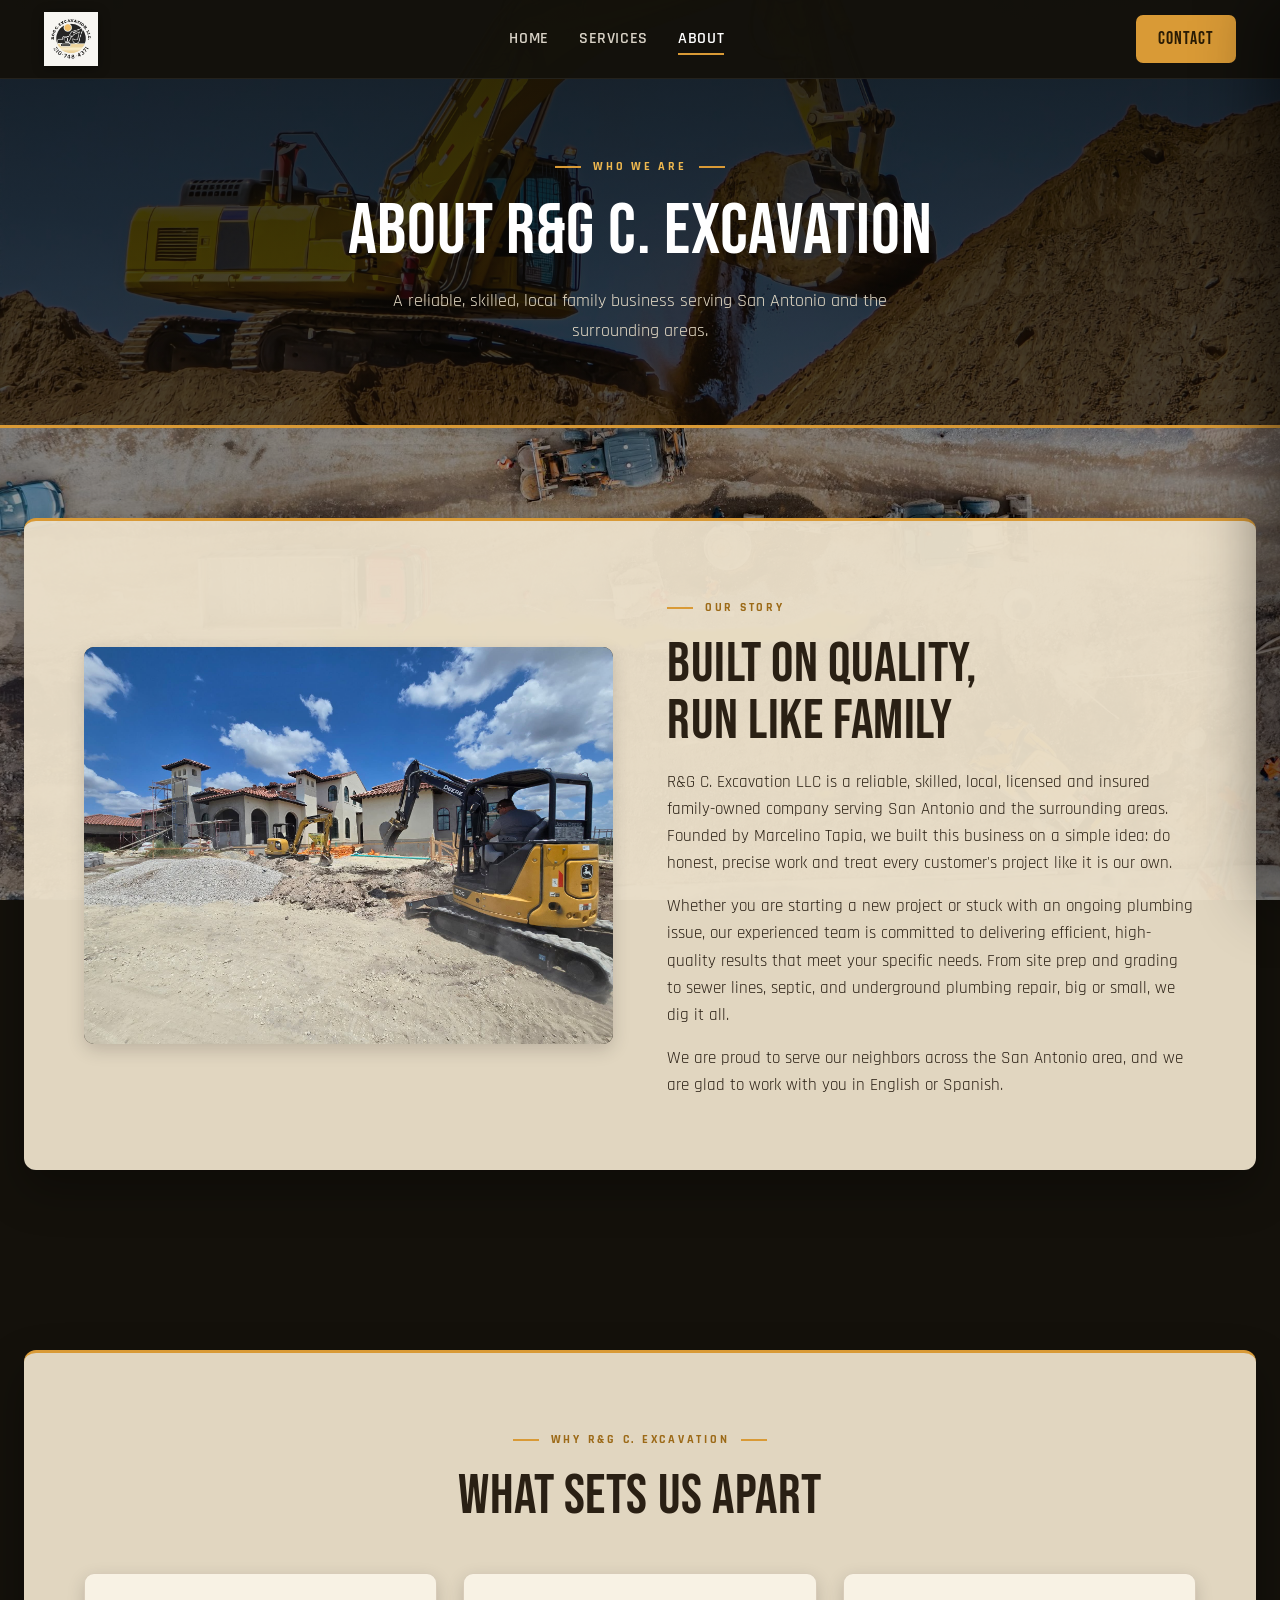
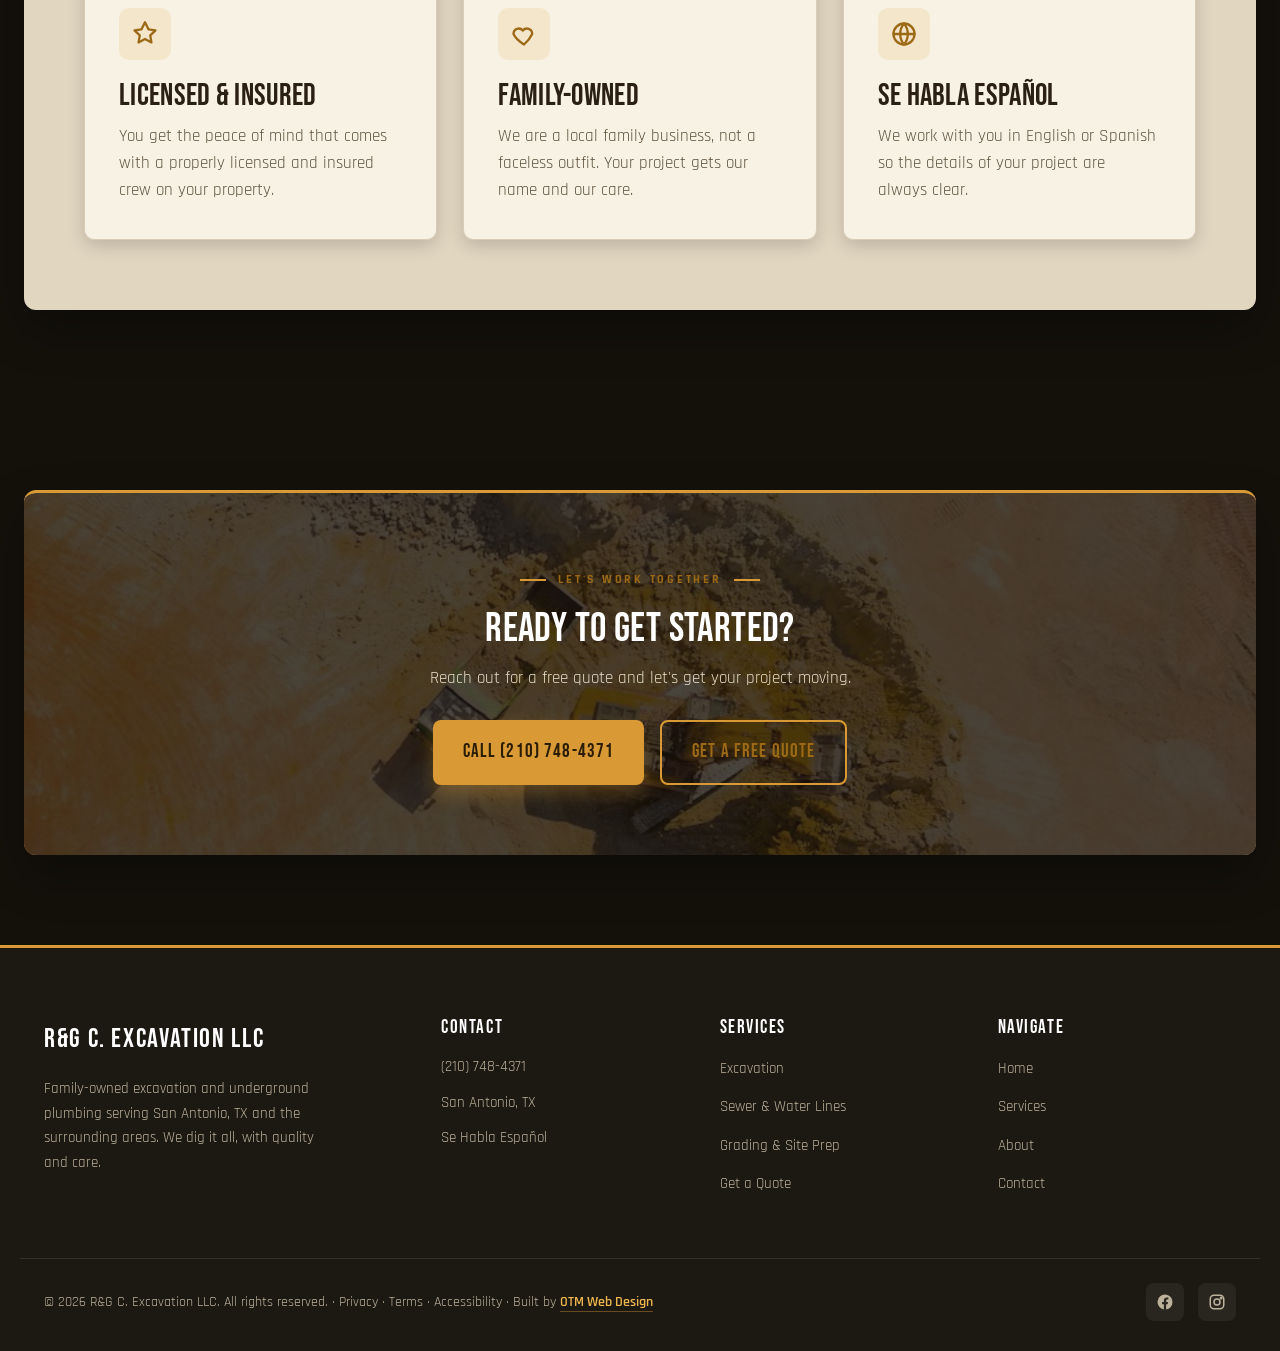
<file: about.html>
<!DOCTYPE html>
<html lang="en">
<head>
  <meta charset="UTF-8">
  <meta name="viewport" content="width=device-width, initial-scale=1.0">

  <title>About Us | R&amp;G C. Excavation LLC | San Antonio, TX</title>
  <meta name="description" content="R&G C. Excavation LLC is a family-owned, licensed and insured excavation company in San Antonio, TX, founded by Marcelino Tapia. Quality work, done with care.">
  <link rel="canonical" href="https://one-true-mission.github.io/rgc-excavation/about.html">

  <link rel="preconnect" href="https://fonts.googleapis.com">
  <link rel="preconnect" href="https://fonts.gstatic.com" crossorigin>
  <link href="https://fonts.googleapis.com/css2?family=Bebas+Neue&family=Rajdhani:wght@400;500;600;700&display=swap" rel="stylesheet">

  <meta property="og:type" content="website">
  <meta property="og:site_name" content="R&G C. Excavation LLC">
  <meta property="og:title" content="About Us | R&G C. Excavation LLC">
  <meta property="og:description" content="A family-owned, licensed and insured excavation company in San Antonio, TX, founded by Marcelino Tapia.">
  <meta property="og:url" content="https://one-true-mission.github.io/rgc-excavation/about.html">
  <meta property="og:image" content="https://one-true-mission.github.io/rgc-excavation/assets/og-image.jpg">
  <meta name="twitter:card" content="summary_large_image">
  <meta name="twitter:title" content="About Us | R&G C. Excavation LLC">
  <meta name="twitter:description" content="A family-owned excavation company in San Antonio, TX.">
  <meta name="twitter:image" content="https://one-true-mission.github.io/rgc-excavation/assets/og-image.jpg">

  <link rel="stylesheet" href="styles.css">
</head>
<body data-page="about">

  <nav class="nav">
    <div class="nav-inner">
      <a class="brand" href="index.html" aria-label="R&G C. Excavation LLC home">
        <img src="assets/logo.png" alt="R&G C. Excavation LLC logo" onerror="this.style.display='none'">
      </a>
      <ul class="nav-links">
        <li><a href="index.html" data-nav="home">Home</a></li>
        <li><a href="services.html" data-nav="services">Services</a></li>
        <li><a href="about.html" data-nav="about">About</a></li>
      </ul>
      <a href="book.html" class="nav-cta">Contact</a>
      <button class="hamburger" aria-label="Open menu" aria-expanded="false"><span></span><span></span><span></span></button>
    </div>
  </nav>

  <div class="nav-backdrop"></div>
  <aside class="mobile-menu" aria-label="Mobile navigation">
    <a href="index.html" data-nav="home">Home</a>
    <a href="services.html" data-nav="services">Services</a>
    <a href="about.html" data-nav="about">About</a>
    <a href="book.html" data-nav="book">Get a Quote</a>
    <a href="book.html" class="btn">Contact Us</a>
  </aside>

  <header class="page-hero" style="background-image:url('assets/hero-about.jpg')">
    <div class="inner">
      <span class="eyebrow eyebrow--center">Who We Are</span>
      <h1>About R&amp;G C. Excavation</h1>
      <p>A reliable, skilled, local family business serving San Antonio and the surrounding areas.</p>
    </div>
  </header>

  <section>
    <div class="container">
      <div class="intro-grid">
        <div class="intro-media">
          <img src="assets/about-main.jpg" alt="Marcelino Tapia and the R&G C. Excavation crew on a San Antonio job site" onerror="this.style.display='none'">
        </div>
        <div class="intro-copy">
          <span class="eyebrow">Our Story</span>
          <h2>Built on Quality, Run Like Family</h2>
          <p>R&amp;G C. Excavation LLC is a reliable, skilled, local, licensed and insured family-owned company serving San Antonio and the surrounding areas. Founded by Marcelino Tapia, we built this business on a simple idea: do honest, precise work and treat every customer's project like it is our own.</p>
          <p>Whether you are starting a new project or stuck with an ongoing plumbing issue, our experienced team is committed to delivering efficient, high-quality results that meet your specific needs. From site prep and grading to sewer lines, septic, and underground plumbing repair, big or small, we dig it all.</p>
          <p>We are proud to serve our neighbors across the San Antonio area, and we are glad to work with you in English or Spanish.</p>
        </div>
      </div>
    </div>
  </section>

  <section>
    <div class="container">
      <div class="section-head center">
        <span class="eyebrow eyebrow--center">Why R&amp;G C. Excavation</span>
        <h2>What Sets Us Apart</h2>
      </div>
      <div class="card-grid">
        <article class="card">
          <div class="card-icon" aria-hidden="true"><svg viewBox="0 0 24 24" fill="none" stroke="currentColor" stroke-width="2" stroke-linecap="round" stroke-linejoin="round"><path d="M12 2l3 6 6 .9-4.5 4.3 1 6-5.5-3-5.5 3 1-6L3 8.9 9 8z"/></svg></div>
          <h3>Licensed &amp; Insured</h3>
          <p>You get the peace of mind that comes with a properly licensed and insured crew on your property.</p>
        </article>
        <article class="card">
          <div class="card-icon" aria-hidden="true"><svg viewBox="0 0 24 24" fill="none" stroke="currentColor" stroke-width="2" stroke-linecap="round" stroke-linejoin="round"><path d="M12 21s-7-4.5-9-9a4.5 4.5 0 0 1 8-3 4.5 4.5 0 0 1 8 3c-2 4.5-7 9-7 9z"/></svg></div>
          <h3>Family-Owned</h3>
          <p>We are a local family business, not a faceless outfit. Your project gets our name and our care.</p>
        </article>
        <article class="card">
          <div class="card-icon" aria-hidden="true"><svg viewBox="0 0 24 24" fill="none" stroke="currentColor" stroke-width="2" stroke-linecap="round" stroke-linejoin="round"><circle cx="12" cy="12" r="9"/><path d="M3 12h18"/><path d="M12 3a14 14 0 0 1 0 18a14 14 0 0 1 0-18z"/></svg></div>
          <h3>Se Habla Espa&ntilde;ol</h3>
          <p>We work with you in English or Spanish so the details of your project are always clear.</p>
        </article>
      </div>
    </div>
  </section>

  <section>
    <div class="container cta">
      <span class="eyebrow eyebrow--center">Let's Work Together</span>
      <h2>Ready to Get Started?</h2>
      <p>Reach out for a free quote and let's get your project moving.</p>
      <div class="cta-actions">
        <a href="tel:+12107484371" class="btn btn-primary">Call (210) 748-4371</a>
        <a href="book.html" class="btn btn-outline">Get a Free Quote</a>
      </div>
    </div>
  </section>

  <footer class="footer">
    <div class="footer-grid">
      <div class="footer-brand">
        <span class="brand-mark">R&amp;G C. EXCAVATION LLC</span>
        <p>Family-owned excavation and underground plumbing serving San Antonio, TX and the surrounding areas. We dig it all, with quality and care.</p>
      </div>
      <div>
        <h4>Contact</h4>
        <ul class="footer-contact">
          <li><a href="tel:+12107484371">(210) 748-4371</a></li>
          <li><span>San Antonio, TX</span></li>
          <li><span>Se Habla Espa&ntilde;ol</span></li>
        </ul>
      </div>
      <div>
        <h4>Services</h4>
        <ul>
          <li><a href="services.html">Excavation</a></li>
          <li><a href="services.html">Sewer &amp; Water Lines</a></li>
          <li><a href="services.html">Grading &amp; Site Prep</a></li>
          <li><a href="book.html">Get a Quote</a></li>
        </ul>
      </div>
      <div>
        <h4>Navigate</h4>
        <ul>
          <li><a href="index.html">Home</a></li>
          <li><a href="services.html">Services</a></li>
          <li><a href="about.html">About</a></li>
          <li><a href="book.html">Contact</a></li>
        </ul>
      </div>
    </div>
    <div class="footer-bottom">
      <div>&copy; 2026 R&amp;G C. Excavation LLC. All rights reserved. &middot;
        <a href="privacy.html">Privacy</a> &middot;
        <a href="terms.html">Terms</a> &middot;
        <a href="accessibility.html">Accessibility</a> &middot;
        Built by <a href="https://otm-designs.com" target="_blank" rel="noopener">OTM Web Design</a>
      </div>
      <div class="footer-social">
        <a href="https://www.facebook.com/profile.php?id=61578774627434" target="_blank" rel="noopener" aria-label="R&G C. Excavation on Facebook">
          <svg viewBox="0 0 24 24" fill="currentColor"><path d="M22 12a10 10 0 1 0-11.5 9.9v-7H8v-2.9h2.5V9.8c0-2.5 1.5-3.9 3.8-3.9 1.1 0 2.2.2 2.2.2v2.5h-1.3c-1.2 0-1.6.8-1.6 1.6v1.9H16l-.4 2.9h-2.1v7A10 10 0 0 0 22 12z"/></svg>
        </a>
        <a href="https://www.instagram.com/rgc.excavationllc_tx/" target="_blank" rel="noopener" aria-label="R&G C. Excavation on Instagram">
          <svg viewBox="0 0 24 24" fill="none" stroke="currentColor" stroke-width="2" stroke-linecap="round" stroke-linejoin="round"><rect x="3" y="3" width="18" height="18" rx="5"/><circle cx="12" cy="12" r="4"/><circle cx="17.5" cy="6.5" r="1"/></svg>
        </a>
      </div>
    </div>
  </footer>

  <a href="tel:+12107484371" class="call-bar">Call Now &middot; (210) 748-4371</a>

  <script src="script.js"></script>
</body>
</html>
</file>
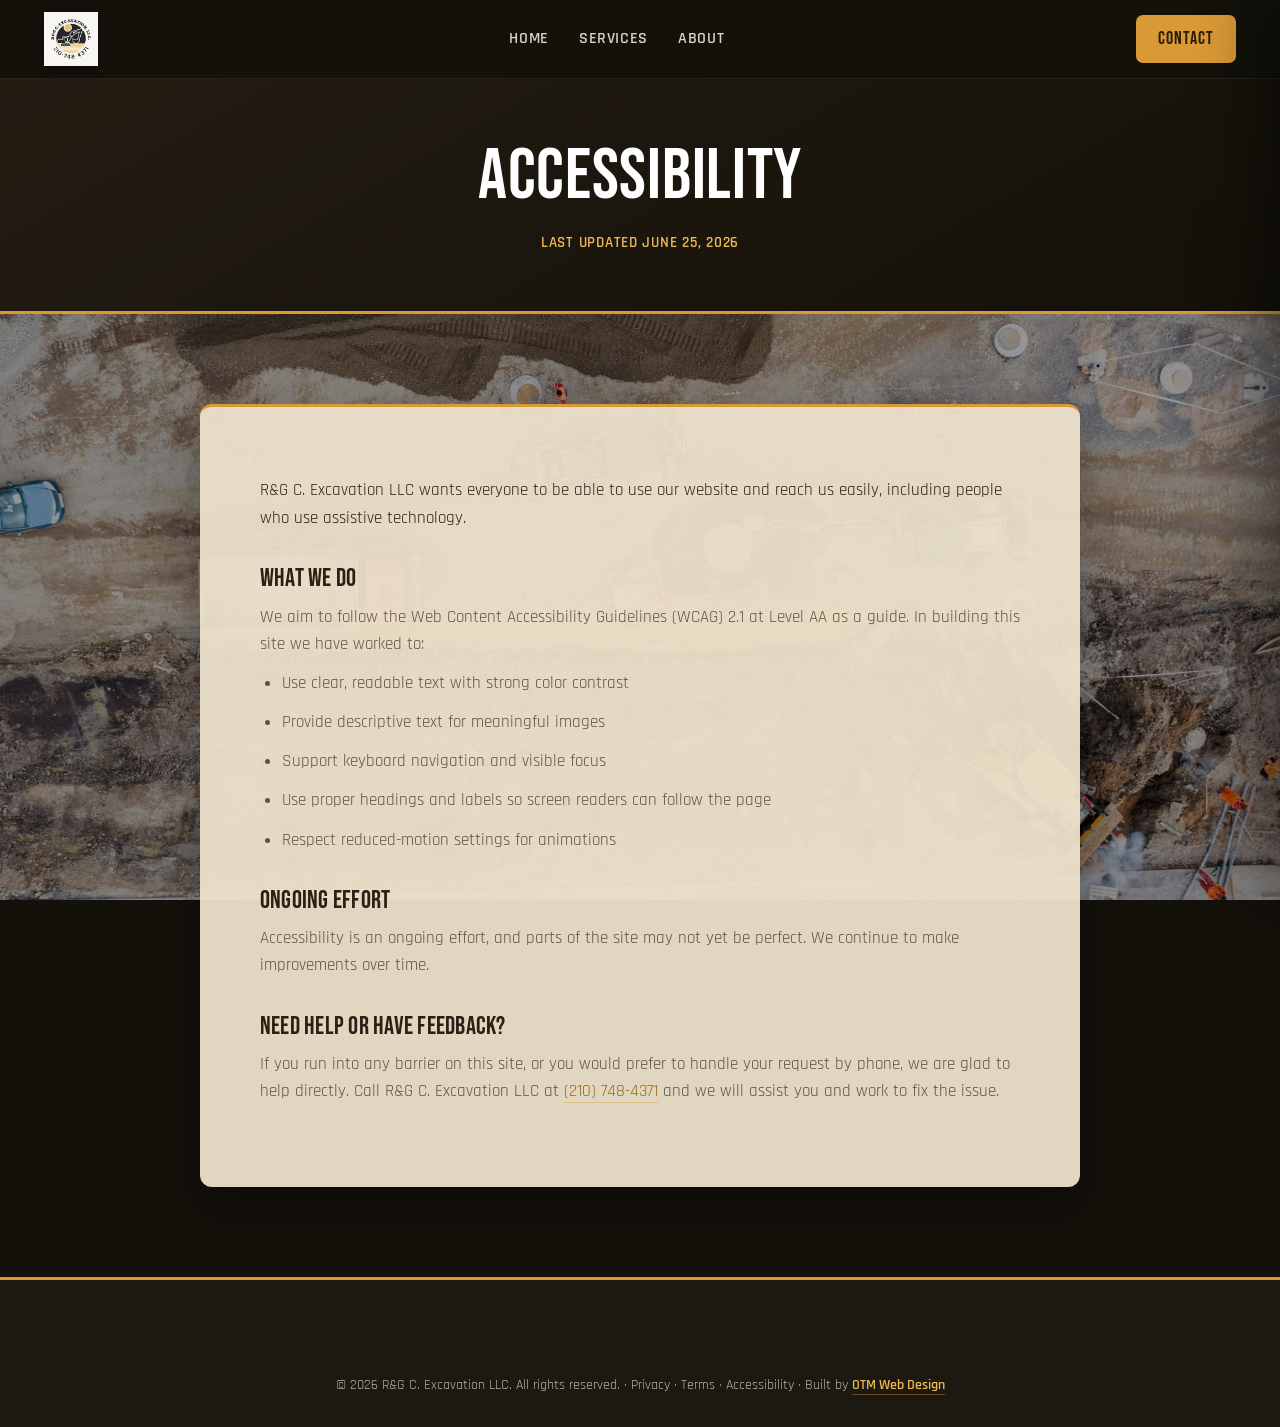
<file: accessibility.html>
<!DOCTYPE html>
<html lang="en">
<head>
  <meta charset="UTF-8">
  <meta name="viewport" content="width=device-width, initial-scale=1.0">

  <title>Accessibility | R&amp;G C. Excavation LLC</title>
  <meta name="description" content="R&G C. Excavation LLC is committed to keeping our website usable and accessible to everyone. Here is how, and how to reach us with feedback.">
  <link rel="canonical" href="https://one-true-mission.github.io/rgc-excavation/accessibility.html">

  <link rel="preconnect" href="https://fonts.googleapis.com">
  <link rel="preconnect" href="https://fonts.gstatic.com" crossorigin>
  <link href="https://fonts.googleapis.com/css2?family=Bebas+Neue&family=Rajdhani:wght@400;500;600;700&display=swap" rel="stylesheet">

  <link rel="stylesheet" href="styles.css">
</head>
<body data-page="accessibility">

  <nav class="nav">
    <div class="nav-inner">
      <a class="brand" href="index.html" aria-label="R&G C. Excavation LLC home">
        <img src="assets/logo.png" alt="R&G C. Excavation LLC logo" onerror="this.style.display='none'">
      </a>
      <ul class="nav-links">
        <li><a href="index.html" data-nav="home">Home</a></li>
        <li><a href="services.html" data-nav="services">Services</a></li>
        <li><a href="about.html" data-nav="about">About</a></li>
      </ul>
      <a href="book.html" class="nav-cta">Contact</a>
      <button class="hamburger" aria-label="Open menu" aria-expanded="false"><span></span><span></span><span></span></button>
    </div>
  </nav>

  <div class="nav-backdrop"></div>
  <aside class="mobile-menu" aria-label="Mobile navigation">
    <a href="index.html" data-nav="home">Home</a>
    <a href="services.html" data-nav="services">Services</a>
    <a href="about.html" data-nav="about">About</a>
    <a href="book.html" data-nav="book">Get a Quote</a>
    <a href="book.html" class="btn">Contact Us</a>
  </aside>

  <header class="page-hero page-hero--short">
    <div class="inner">
      <h1>Accessibility</h1>
      <p>Last updated June 25, 2026</p>
    </div>
  </header>

  <section>
    <div class="container container--prose">
      <div class="prose">
        <p>R&amp;G C. Excavation LLC wants everyone to be able to use our website and reach us easily, including people who use assistive technology.</p>

        <h2>What We Do</h2>
        <p>We aim to follow the Web Content Accessibility Guidelines (WCAG) 2.1 at Level AA as a guide. In building this site we have worked to:</p>
        <ul>
          <li>Use clear, readable text with strong color contrast</li>
          <li>Provide descriptive text for meaningful images</li>
          <li>Support keyboard navigation and visible focus</li>
          <li>Use proper headings and labels so screen readers can follow the page</li>
          <li>Respect reduced-motion settings for animations</li>
        </ul>

        <h2>Ongoing Effort</h2>
        <p>Accessibility is an ongoing effort, and parts of the site may not yet be perfect. We continue to make improvements over time.</p>

        <h2>Need Help or Have Feedback?</h2>
        <p>If you run into any barrier on this site, or you would prefer to handle your request by phone, we are glad to help directly. Call R&amp;G C. Excavation LLC at <a href="tel:+12107484371">(210) 748-4371</a> and we will assist you and work to fix the issue.</p>
      </div>
    </div>
  </section>

  <footer class="footer">
    <div class="footer-bottom footer-bottom--solo">
      <div>&copy; 2026 R&amp;G C. Excavation LLC. All rights reserved. &middot;
        <a href="privacy.html">Privacy</a> &middot;
        <a href="terms.html">Terms</a> &middot;
        <a href="accessibility.html">Accessibility</a> &middot;
        Built by <a href="https://otm-designs.com" target="_blank" rel="noopener">OTM Web Design</a>
      </div>
    </div>
  </footer>

  <a href="tel:+12107484371" class="call-bar">Call Now &middot; (210) 748-4371</a>

  <script src="script.js"></script>
</body>
</html>
</file>
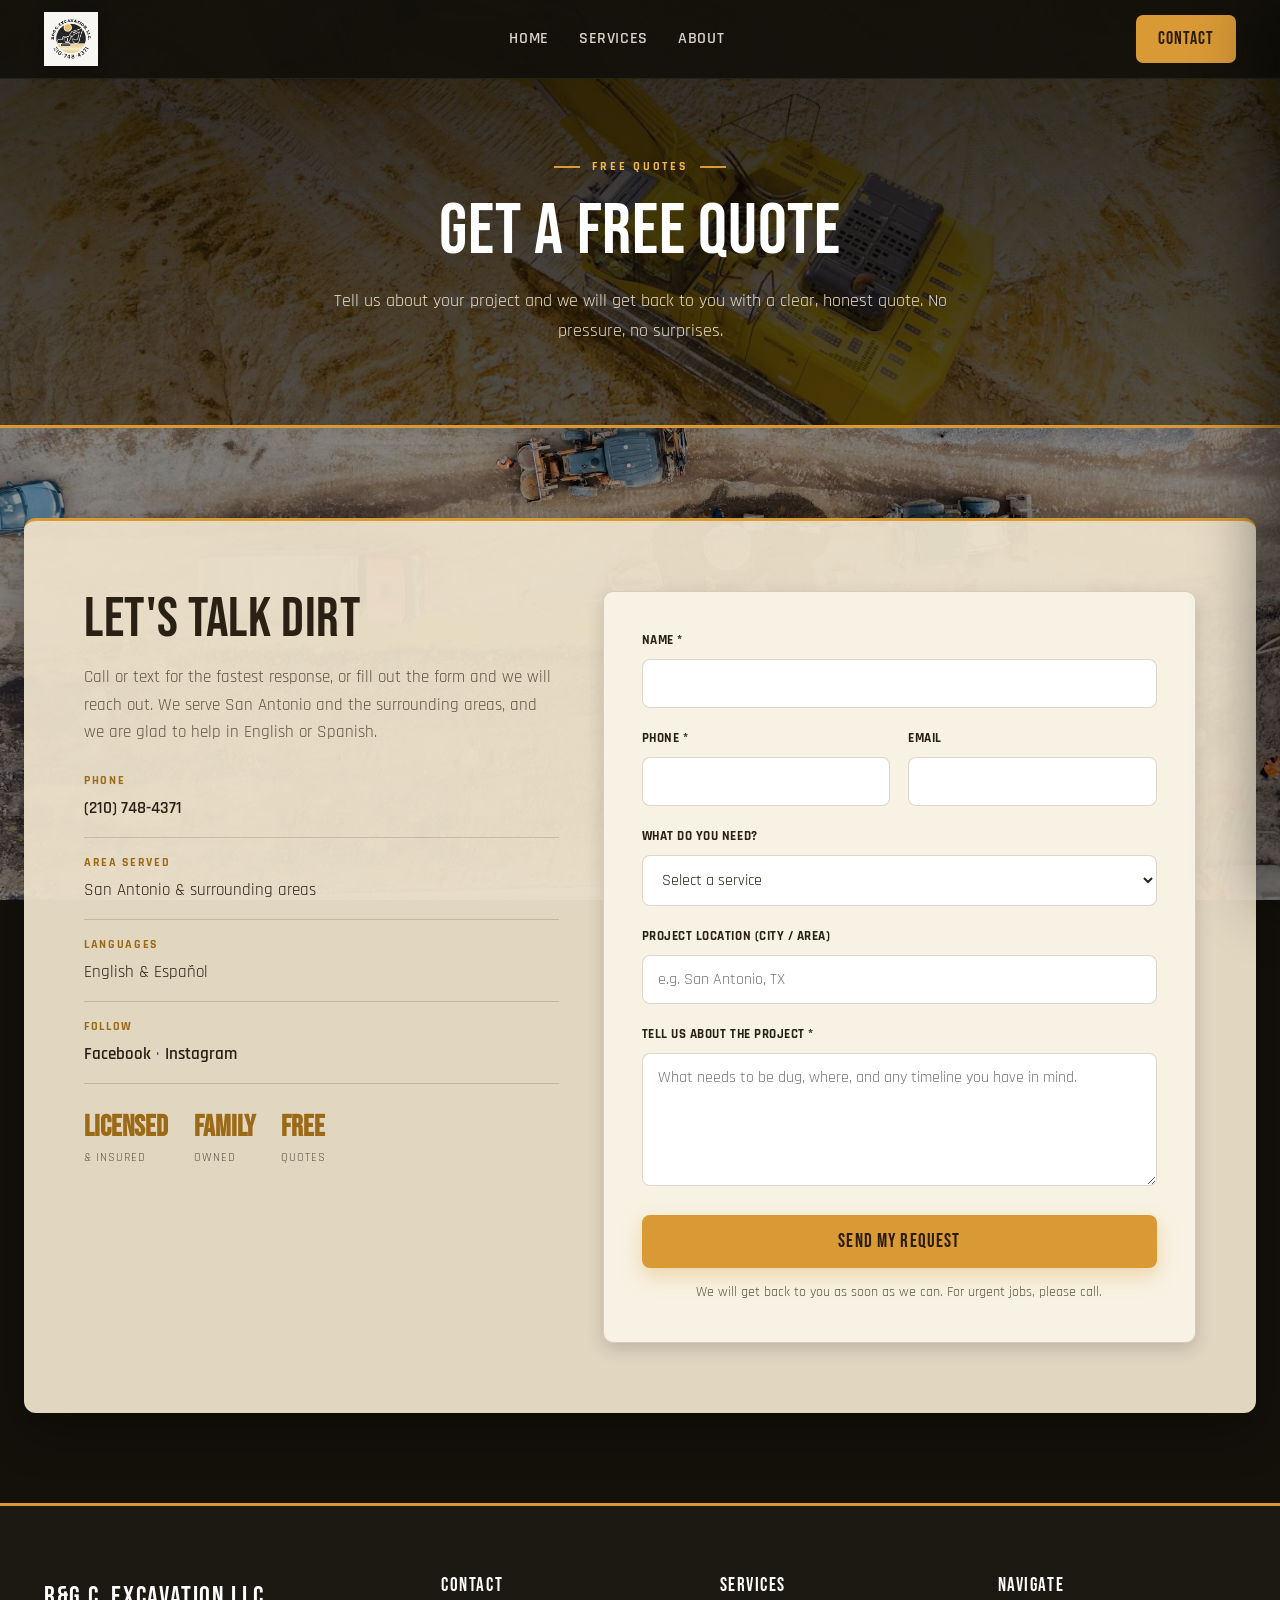
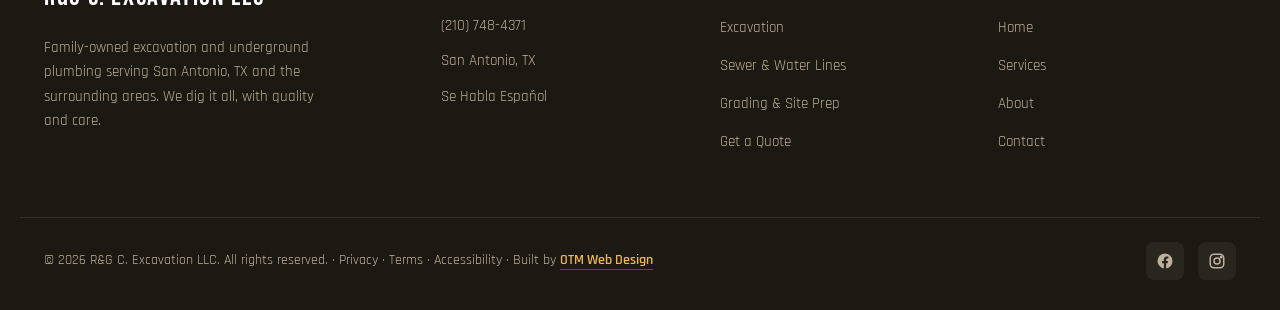
<file: book.html>
<!DOCTYPE html>
<html lang="en">
<head>
  <meta charset="UTF-8">
  <meta name="viewport" content="width=device-width, initial-scale=1.0">

  <title>Get a Free Quote | R&amp;G C. Excavation LLC | San Antonio</title>
  <meta name="description" content="Request a free excavation quote from R&G C. Excavation LLC in San Antonio, TX. Tell us about your dirt work, trenching, sewer line, or septic project.">
  <link rel="canonical" href="https://one-true-mission.github.io/rgc-excavation/book.html">

  <link rel="preconnect" href="https://fonts.googleapis.com">
  <link rel="preconnect" href="https://fonts.gstatic.com" crossorigin>
  <link href="https://fonts.googleapis.com/css2?family=Bebas+Neue&family=Rajdhani:wght@400;500;600;700&display=swap" rel="stylesheet">

  <meta property="og:type" content="website">
  <meta property="og:site_name" content="R&G C. Excavation LLC">
  <meta property="og:title" content="Get a Free Quote | R&G C. Excavation LLC">
  <meta property="og:description" content="Request a free excavation quote from R&G C. Excavation LLC in San Antonio, TX.">
  <meta property="og:url" content="https://one-true-mission.github.io/rgc-excavation/book.html">
  <meta property="og:image" content="https://one-true-mission.github.io/rgc-excavation/assets/og-image.jpg">
  <meta name="twitter:card" content="summary_large_image">
  <meta name="twitter:title" content="Get a Free Quote | R&G C. Excavation LLC">
  <meta name="twitter:description" content="Request a free excavation quote in San Antonio, TX.">
  <meta name="twitter:image" content="https://one-true-mission.github.io/rgc-excavation/assets/og-image.jpg">

  <link rel="stylesheet" href="styles.css">
</head>
<body data-page="book">

  <nav class="nav">
    <div class="nav-inner">
      <a class="brand" href="index.html" aria-label="R&G C. Excavation LLC home">
        <img src="assets/logo.png" alt="R&G C. Excavation LLC logo" onerror="this.style.display='none'">
      </a>
      <ul class="nav-links">
        <li><a href="index.html" data-nav="home">Home</a></li>
        <li><a href="services.html" data-nav="services">Services</a></li>
        <li><a href="about.html" data-nav="about">About</a></li>
      </ul>
      <a href="book.html" class="nav-cta">Contact</a>
      <button class="hamburger" aria-label="Open menu" aria-expanded="false"><span></span><span></span><span></span></button>
    </div>
  </nav>

  <div class="nav-backdrop"></div>
  <aside class="mobile-menu" aria-label="Mobile navigation">
    <a href="index.html" data-nav="home">Home</a>
    <a href="services.html" data-nav="services">Services</a>
    <a href="about.html" data-nav="about">About</a>
    <a href="book.html" data-nav="book">Get a Quote</a>
    <a href="book.html" class="btn">Contact Us</a>
  </aside>

  <header class="page-hero" style="background-image:url('assets/hero-book.jpg')">
    <div class="inner">
      <span class="eyebrow eyebrow--center">Free Quotes</span>
      <h1>Get a Free Quote</h1>
      <p>Tell us about your project and we will get back to you with a clear, honest quote. No pressure, no surprises.</p>
    </div>
  </header>

  <section>
    <div class="container">
      <div class="contact-grid">
        <div class="contact-info">
          <h2>Let's Talk Dirt</h2>
          <p>Call or text for the fastest response, or fill out the form and we will reach out. We serve San Antonio and the surrounding areas, and we are glad to help in English or Spanish.</p>
          <ul class="contact-list">
            <li>
              <span class="contact-label">Phone</span>
              <a href="tel:+12107484371">(210) 748-4371</a>
            </li>
            <li>
              <span class="contact-label">Area Served</span>
              <span>San Antonio &amp; surrounding areas</span>
            </li>
            <li>
              <span class="contact-label">Languages</span>
              <span>English &amp; Espa&ntilde;ol</span>
            </li>
            <li>
              <span class="contact-label">Follow</span>
              <span>
                <a href="https://www.facebook.com/profile.php?id=61578774627434" target="_blank" rel="noopener">Facebook</a> &middot;
                <a href="https://www.instagram.com/rgc.excavationllc_tx/" target="_blank" rel="noopener">Instagram</a>
              </span>
            </li>
          </ul>
          <div class="contact-trust">
            <div><strong>Licensed</strong><span>&amp; Insured</span></div>
            <div><strong>Family</strong><span>Owned</span></div>
            <div><strong>Free</strong><span>Quotes</span></div>
          </div>
        </div>

        <div class="form-card">
          <form action="https://formspree.io/f/YOUR_FORM_ID" method="POST" data-form>
            <input type="hidden" name="_next" value="thank-you.html">
            <input type="hidden" name="_subject" value="New quote request from rgc-excavation site">
            <input type="text" name="_gotcha" style="display:none" tabindex="-1" autocomplete="off">

            <div class="field">
              <label for="name">Name <span aria-hidden="true">*</span></label>
              <input id="name" name="name" type="text" required>
            </div>
            <div class="field-row">
              <div class="field">
                <label for="phone">Phone <span aria-hidden="true">*</span></label>
                <input id="phone" name="phone" type="tel" required>
              </div>
              <div class="field">
                <label for="email">Email</label>
                <input id="email" name="email" type="email">
              </div>
            </div>
            <div class="field">
              <label for="service">What do you need?</label>
              <select id="service" name="service">
                <option value="">Select a service</option>
                <option>Excavation &amp; Site Prep</option>
                <option>Sewer or Water Line</option>
                <option>Septic Digging</option>
                <option>Grading or Driveway</option>
                <option>Trenching</option>
                <option>Underground Plumbing Repair</option>
                <option>Other / Not Sure</option>
              </select>
            </div>
            <div class="field">
              <label for="location">Project Location (City / Area)</label>
              <input id="location" name="location" type="text" placeholder="e.g. San Antonio, TX">
            </div>
            <div class="field">
              <label for="message">Tell us about the project <span aria-hidden="true">*</span></label>
              <textarea id="message" name="message" rows="5" required placeholder="What needs to be dug, where, and any timeline you have in mind."></textarea>
            </div>
            <button type="submit" class="btn btn-primary btn-block">Send My Request</button>
            <p class="form-fineprint">We will get back to you as soon as we can. For urgent jobs, please call.</p>
          </form>
        </div>
      </div>
    </div>
  </section>

  <footer class="footer">
    <div class="footer-grid">
      <div class="footer-brand">
        <span class="brand-mark">R&amp;G C. EXCAVATION LLC</span>
        <p>Family-owned excavation and underground plumbing serving San Antonio, TX and the surrounding areas. We dig it all, with quality and care.</p>
      </div>
      <div>
        <h4>Contact</h4>
        <ul class="footer-contact">
          <li><a href="tel:+12107484371">(210) 748-4371</a></li>
          <li><span>San Antonio, TX</span></li>
          <li><span>Se Habla Espa&ntilde;ol</span></li>
        </ul>
      </div>
      <div>
        <h4>Services</h4>
        <ul>
          <li><a href="services.html">Excavation</a></li>
          <li><a href="services.html">Sewer &amp; Water Lines</a></li>
          <li><a href="services.html">Grading &amp; Site Prep</a></li>
          <li><a href="book.html">Get a Quote</a></li>
        </ul>
      </div>
      <div>
        <h4>Navigate</h4>
        <ul>
          <li><a href="index.html">Home</a></li>
          <li><a href="services.html">Services</a></li>
          <li><a href="about.html">About</a></li>
          <li><a href="book.html">Contact</a></li>
        </ul>
      </div>
    </div>
    <div class="footer-bottom">
      <div>&copy; 2026 R&amp;G C. Excavation LLC. All rights reserved. &middot;
        <a href="privacy.html">Privacy</a> &middot;
        <a href="terms.html">Terms</a> &middot;
        <a href="accessibility.html">Accessibility</a> &middot;
        Built by <a href="https://otm-designs.com" target="_blank" rel="noopener">OTM Web Design</a>
      </div>
      <div class="footer-social">
        <a href="https://www.facebook.com/profile.php?id=61578774627434" target="_blank" rel="noopener" aria-label="R&G C. Excavation on Facebook">
          <svg viewBox="0 0 24 24" fill="currentColor"><path d="M22 12a10 10 0 1 0-11.5 9.9v-7H8v-2.9h2.5V9.8c0-2.5 1.5-3.9 3.8-3.9 1.1 0 2.2.2 2.2.2v2.5h-1.3c-1.2 0-1.6.8-1.6 1.6v1.9H16l-.4 2.9h-2.1v7A10 10 0 0 0 22 12z"/></svg>
        </a>
        <a href="https://www.instagram.com/rgc.excavationllc_tx/" target="_blank" rel="noopener" aria-label="R&G C. Excavation on Instagram">
          <svg viewBox="0 0 24 24" fill="none" stroke="currentColor" stroke-width="2" stroke-linecap="round" stroke-linejoin="round"><rect x="3" y="3" width="18" height="18" rx="5"/><circle cx="12" cy="12" r="4"/><circle cx="17.5" cy="6.5" r="1"/></svg>
        </a>
      </div>
    </div>
  </footer>

  <a href="tel:+12107484371" class="call-bar">Call Now &middot; (210) 748-4371</a>

  <script src="script.js"></script>
</body>
</html>
</file>
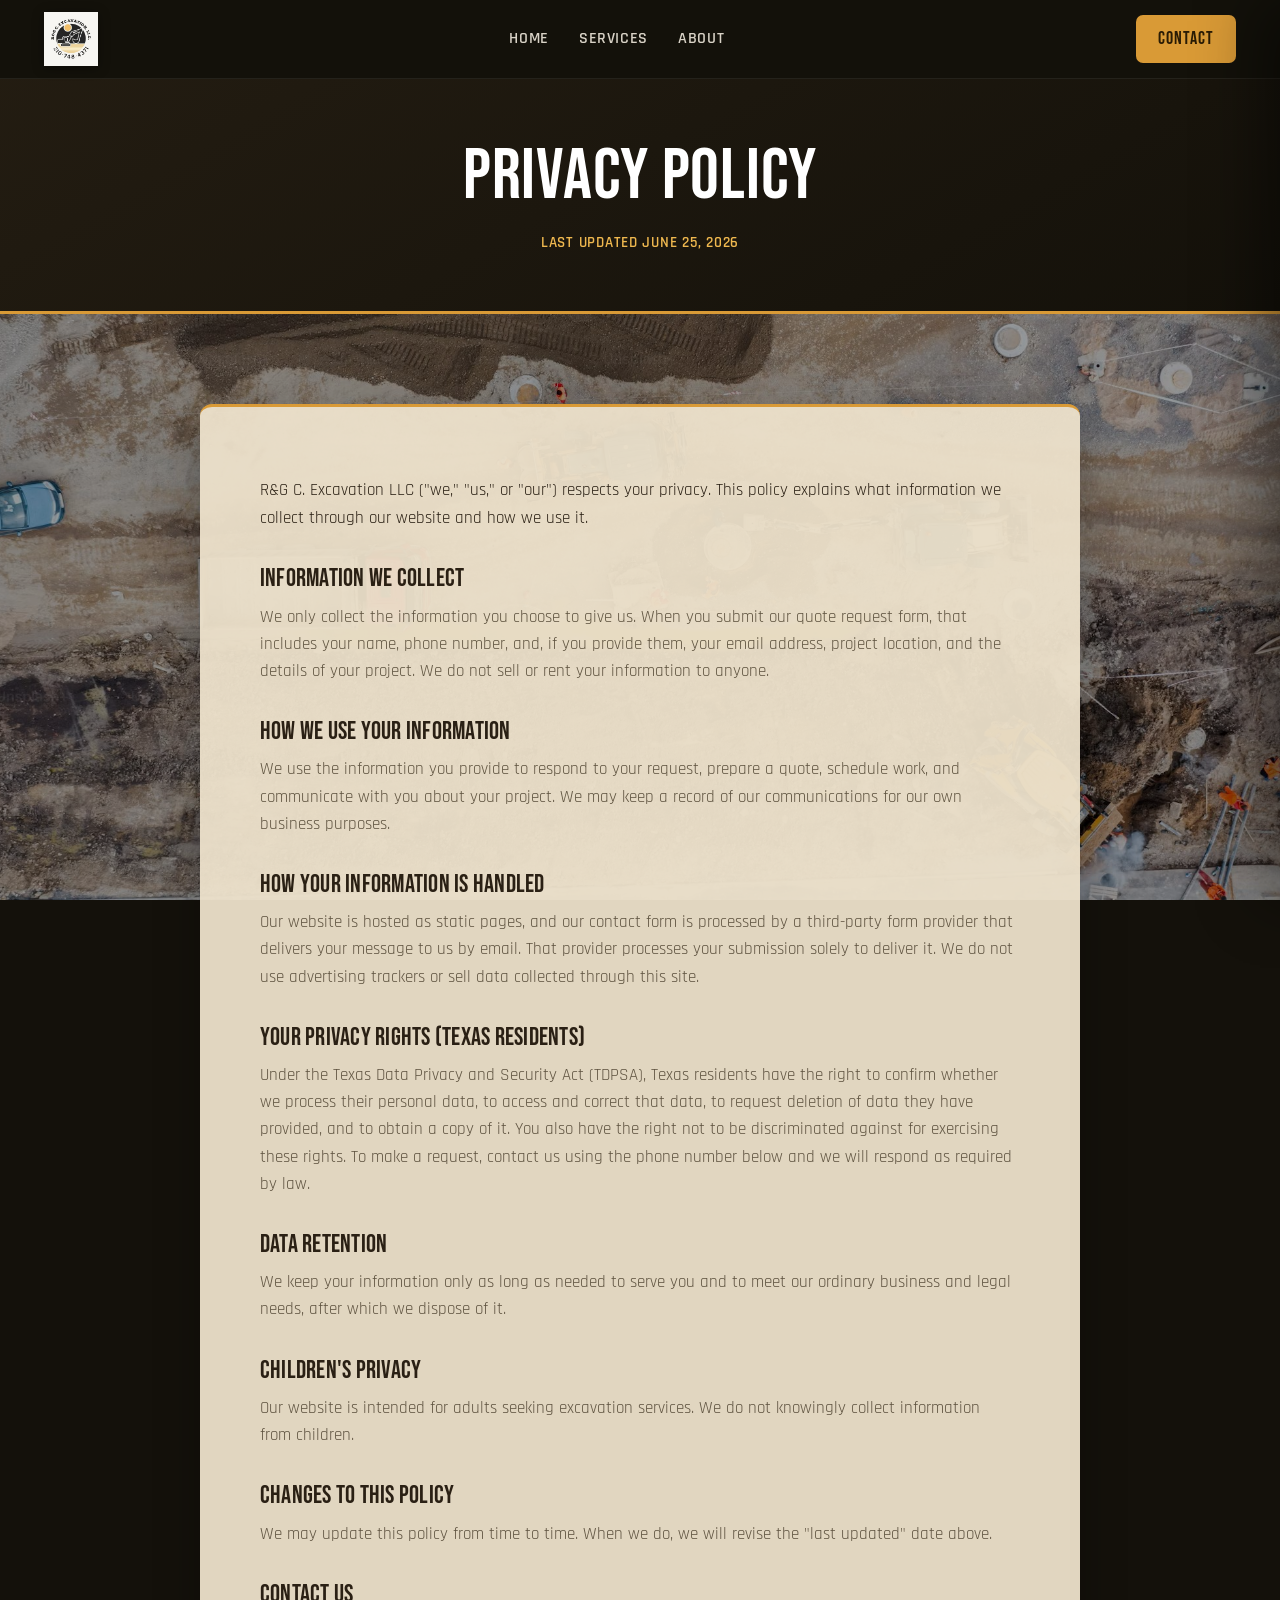
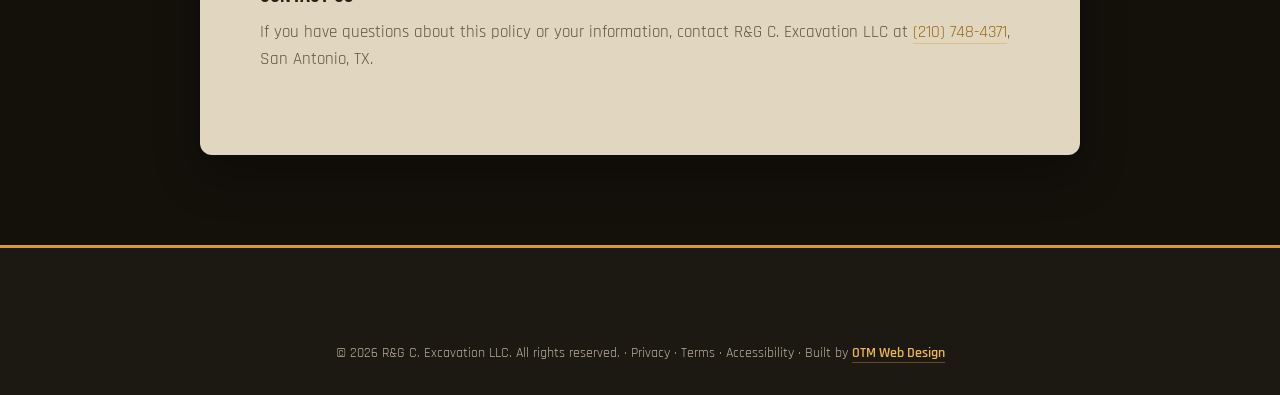
<file: privacy.html>
<!DOCTYPE html>
<html lang="en">
<head>
  <meta charset="UTF-8">
  <meta name="viewport" content="width=device-width, initial-scale=1.0">

  <title>Privacy Policy | R&amp;G C. Excavation LLC</title>
  <meta name="description" content="Privacy policy for R&G C. Excavation LLC, describing how we collect and use the information you share through our website.">
  <link rel="canonical" href="https://one-true-mission.github.io/rgc-excavation/privacy.html">

  <link rel="preconnect" href="https://fonts.googleapis.com">
  <link rel="preconnect" href="https://fonts.gstatic.com" crossorigin>
  <link href="https://fonts.googleapis.com/css2?family=Bebas+Neue&family=Rajdhani:wght@400;500;600;700&display=swap" rel="stylesheet">

  <link rel="stylesheet" href="styles.css">
</head>
<body data-page="privacy">

  <nav class="nav">
    <div class="nav-inner">
      <a class="brand" href="index.html" aria-label="R&G C. Excavation LLC home">
        <img src="assets/logo.png" alt="R&G C. Excavation LLC logo" onerror="this.style.display='none'">
      </a>
      <ul class="nav-links">
        <li><a href="index.html" data-nav="home">Home</a></li>
        <li><a href="services.html" data-nav="services">Services</a></li>
        <li><a href="about.html" data-nav="about">About</a></li>
      </ul>
      <a href="book.html" class="nav-cta">Contact</a>
      <button class="hamburger" aria-label="Open menu" aria-expanded="false"><span></span><span></span><span></span></button>
    </div>
  </nav>

  <div class="nav-backdrop"></div>
  <aside class="mobile-menu" aria-label="Mobile navigation">
    <a href="index.html" data-nav="home">Home</a>
    <a href="services.html" data-nav="services">Services</a>
    <a href="about.html" data-nav="about">About</a>
    <a href="book.html" data-nav="book">Get a Quote</a>
    <a href="book.html" class="btn">Contact Us</a>
  </aside>

  <header class="page-hero page-hero--short">
    <div class="inner">
      <h1>Privacy Policy</h1>
      <p>Last updated June 25, 2026</p>
    </div>
  </header>

  <section>
    <div class="container container--prose">
      <div class="prose">
        <p>R&amp;G C. Excavation LLC ("we," "us," or "our") respects your privacy. This policy explains what information we collect through our website and how we use it.</p>

        <h2>Information We Collect</h2>
        <p>We only collect the information you choose to give us. When you submit our quote request form, that includes your name, phone number, and, if you provide them, your email address, project location, and the details of your project. We do not sell or rent your information to anyone.</p>

        <h2>How We Use Your Information</h2>
        <p>We use the information you provide to respond to your request, prepare a quote, schedule work, and communicate with you about your project. We may keep a record of our communications for our own business purposes.</p>

        <h2>How Your Information Is Handled</h2>
        <p>Our website is hosted as static pages, and our contact form is processed by a third-party form provider that delivers your message to us by email. That provider processes your submission solely to deliver it. We do not use advertising trackers or sell data collected through this site.</p>

        <h2>Your Privacy Rights (Texas Residents)</h2>
        <p>Under the Texas Data Privacy and Security Act (TDPSA), Texas residents have the right to confirm whether we process their personal data, to access and correct that data, to request deletion of data they have provided, and to obtain a copy of it. You also have the right not to be discriminated against for exercising these rights. To make a request, contact us using the phone number below and we will respond as required by law.</p>

        <h2>Data Retention</h2>
        <p>We keep your information only as long as needed to serve you and to meet our ordinary business and legal needs, after which we dispose of it.</p>

        <h2>Children's Privacy</h2>
        <p>Our website is intended for adults seeking excavation services. We do not knowingly collect information from children.</p>

        <h2>Changes to This Policy</h2>
        <p>We may update this policy from time to time. When we do, we will revise the "last updated" date above.</p>

        <h2>Contact Us</h2>
        <p>If you have questions about this policy or your information, contact R&amp;G C. Excavation LLC at <a href="tel:+12107484371">(210) 748-4371</a>, San Antonio, TX.</p>
      </div>
    </div>
  </section>

  <footer class="footer">
    <div class="footer-bottom footer-bottom--solo">
      <div>&copy; 2026 R&amp;G C. Excavation LLC. All rights reserved. &middot;
        <a href="privacy.html">Privacy</a> &middot;
        <a href="terms.html">Terms</a> &middot;
        <a href="accessibility.html">Accessibility</a> &middot;
        Built by <a href="https://otm-designs.com" target="_blank" rel="noopener">OTM Web Design</a>
      </div>
    </div>
  </footer>

  <a href="tel:+12107484371" class="call-bar">Call Now &middot; (210) 748-4371</a>

  <script src="script.js"></script>
</body>
</html>
</file>
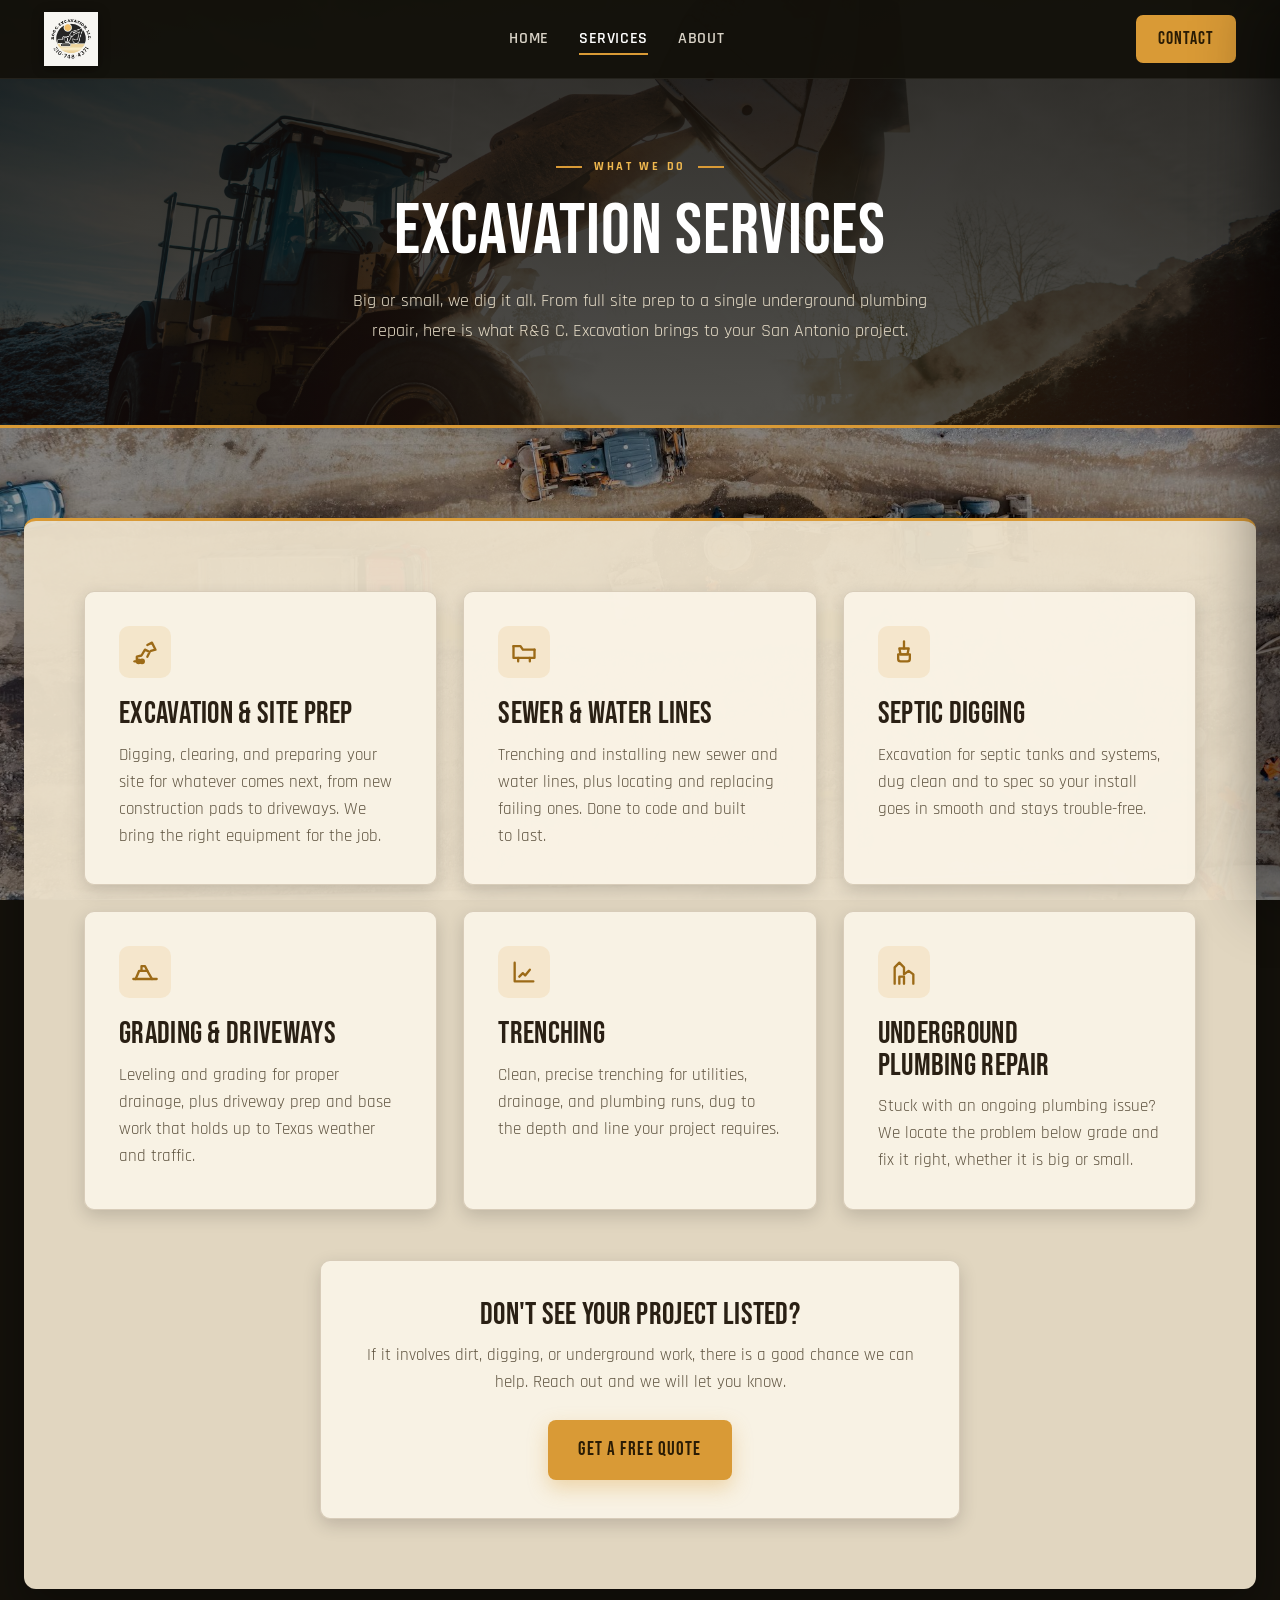
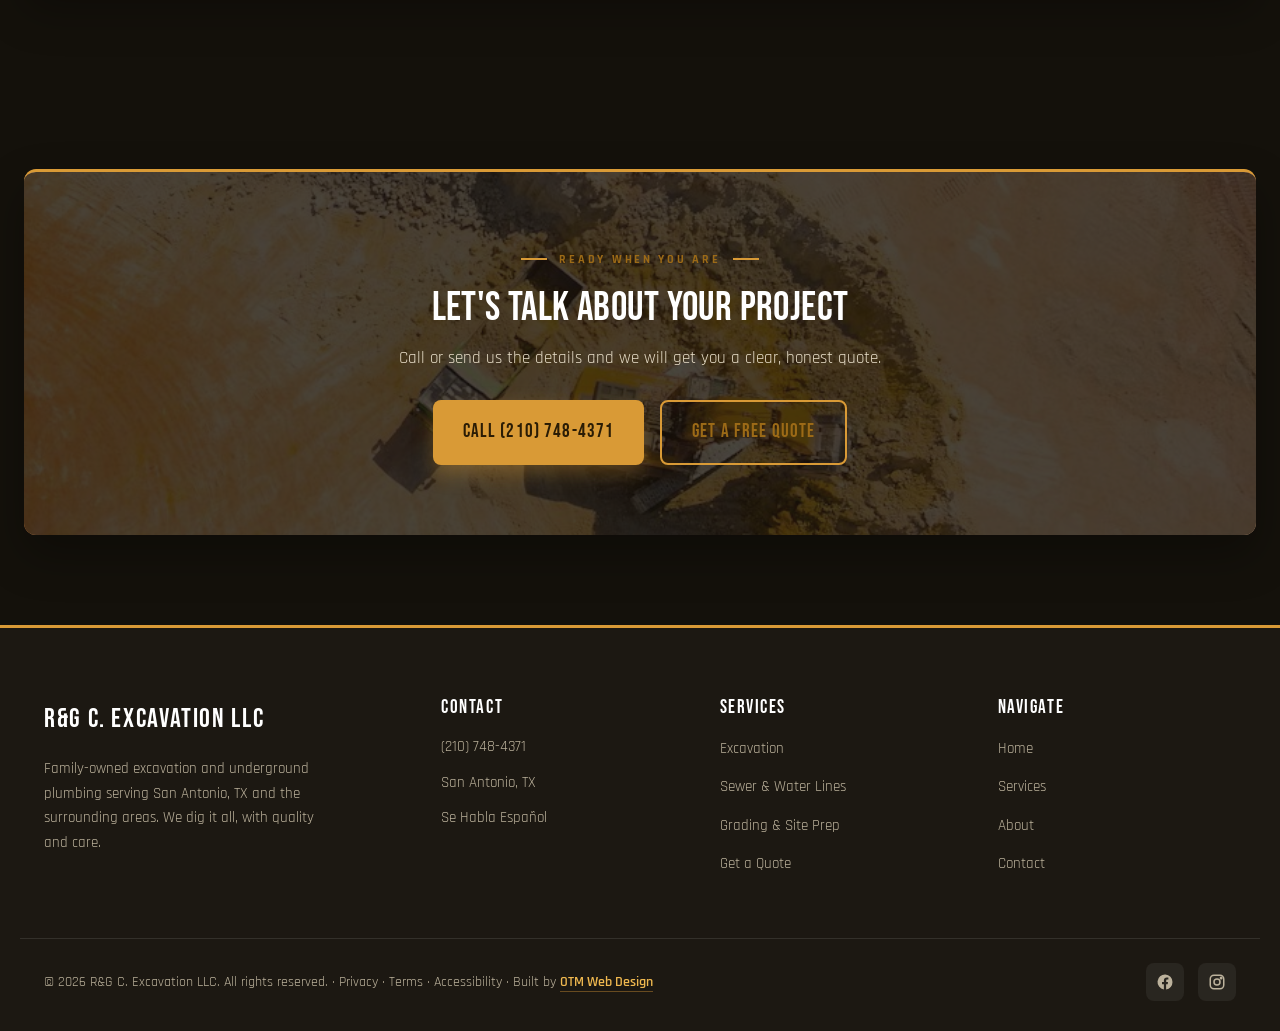
<file: services.html>
<!DOCTYPE html>
<html lang="en">
<head>
  <meta charset="UTF-8">
  <meta name="viewport" content="width=device-width, initial-scale=1.0">

  <title>Excavation Services | R&amp;G C. Excavation LLC | San Antonio</title>
  <meta name="description" content="Excavation, trenching, sewer and water lines, septic, grading, site prep, driveways, and underground plumbing repair in San Antonio, TX. Free quotes.">
  <link rel="canonical" href="https://one-true-mission.github.io/rgc-excavation/services.html">

  <link rel="preconnect" href="https://fonts.googleapis.com">
  <link rel="preconnect" href="https://fonts.gstatic.com" crossorigin>
  <link href="https://fonts.googleapis.com/css2?family=Bebas+Neue&family=Rajdhani:wght@400;500;600;700&display=swap" rel="stylesheet">

  <meta property="og:type" content="website">
  <meta property="og:site_name" content="R&G C. Excavation LLC">
  <meta property="og:title" content="Excavation Services | R&G C. Excavation LLC">
  <meta property="og:description" content="Excavation, trenching, sewer and water lines, septic, grading, site prep, and underground plumbing repair in San Antonio, TX.">
  <meta property="og:url" content="https://one-true-mission.github.io/rgc-excavation/services.html">
  <meta property="og:image" content="https://one-true-mission.github.io/rgc-excavation/assets/og-image.jpg">
  <meta name="twitter:card" content="summary_large_image">
  <meta name="twitter:title" content="Excavation Services | R&G C. Excavation LLC">
  <meta name="twitter:description" content="Excavation, sewer and water lines, grading, and underground plumbing in San Antonio, TX.">
  <meta name="twitter:image" content="https://one-true-mission.github.io/rgc-excavation/assets/og-image.jpg">

  <link rel="stylesheet" href="styles.css">
</head>
<body data-page="services">

  <nav class="nav">
    <div class="nav-inner">
      <a class="brand" href="index.html" aria-label="R&G C. Excavation LLC home">
        <img src="assets/logo.png" alt="R&G C. Excavation LLC logo" onerror="this.style.display='none'">
      </a>
      <ul class="nav-links">
        <li><a href="index.html" data-nav="home">Home</a></li>
        <li><a href="services.html" data-nav="services">Services</a></li>
        <li><a href="about.html" data-nav="about">About</a></li>
      </ul>
      <a href="book.html" class="nav-cta">Contact</a>
      <button class="hamburger" aria-label="Open menu" aria-expanded="false"><span></span><span></span><span></span></button>
    </div>
  </nav>

  <div class="nav-backdrop"></div>
  <aside class="mobile-menu" aria-label="Mobile navigation">
    <a href="index.html" data-nav="home">Home</a>
    <a href="services.html" data-nav="services">Services</a>
    <a href="about.html" data-nav="about">About</a>
    <a href="book.html" data-nav="book">Get a Quote</a>
    <a href="book.html" class="btn">Contact Us</a>
  </aside>

  <header class="page-hero" style="background-image:url('assets/hero-services.jpg')">
    <div class="inner">
      <span class="eyebrow eyebrow--center">What We Do</span>
      <h1>Excavation Services</h1>
      <p>Big or small, we dig it all. From full site prep to a single underground plumbing repair, here is what R&amp;G C. Excavation brings to your San Antonio project.</p>
    </div>
  </header>

  <section>
    <div class="container">
      <div class="card-grid">
        <article class="card">
          <div class="card-icon" aria-hidden="true"><svg viewBox="0 0 24 24" fill="none" stroke="currentColor" stroke-width="2" stroke-linecap="round" stroke-linejoin="round"><path d="M3 20h7"/><path d="M5 20v-4l4-1 3-5 4 2-2 4"/><path d="M14 6l4-2 3 6-4 1"/><circle cx="6.5" cy="20" r="1.5"/><circle cx="9.5" cy="20" r="1.5"/></svg></div>
          <h3>Excavation &amp; Site Prep</h3>
          <p>Digging, clearing, and preparing your site for whatever comes next, from new construction pads to driveways. We bring the right equipment for the job.</p>
        </article>
        <article class="card">
          <div class="card-icon" aria-hidden="true"><svg viewBox="0 0 24 24" fill="none" stroke="currentColor" stroke-width="2" stroke-linecap="round" stroke-linejoin="round"><path d="M3 7h6l2 3h10"/><path d="M3 7v10h18v-7"/><path d="M7 17v3M17 17v3"/></svg></div>
          <h3>Sewer &amp; Water Lines</h3>
          <p>Trenching and installing new sewer and water lines, plus locating and replacing failing ones. Done to code and built to last.</p>
        </article>
        <article class="card">
          <div class="card-icon" aria-hidden="true"><svg viewBox="0 0 24 24" fill="none" stroke="currentColor" stroke-width="2" stroke-linecap="round" stroke-linejoin="round"><path d="M12 3v6"/><path d="M8 9h8l-1 5H9z"/><path d="M7 14h10v4a2 2 0 0 1-2 2H9a2 2 0 0 1-2-2z"/></svg></div>
          <h3>Septic Digging</h3>
          <p>Excavation for septic tanks and systems, dug clean and to spec so your install goes in smooth and stays trouble-free.</p>
        </article>
        <article class="card">
          <div class="card-icon" aria-hidden="true"><svg viewBox="0 0 24 24" fill="none" stroke="currentColor" stroke-width="2" stroke-linecap="round" stroke-linejoin="round"><path d="M2 18h20"/><path d="M4 18l3-7h7l4 7"/><path d="M9 11V7h3l2 4"/></svg></div>
          <h3>Grading &amp; Driveways</h3>
          <p>Leveling and grading for proper drainage, plus driveway prep and base work that holds up to Texas weather and traffic.</p>
        </article>
        <article class="card">
          <div class="card-icon" aria-hidden="true"><svg viewBox="0 0 24 24" fill="none" stroke="currentColor" stroke-width="2" stroke-linecap="round" stroke-linejoin="round"><path d="M4 4v16h16"/><path d="M8 16l3-3 2 2 4-5"/></svg></div>
          <h3>Trenching</h3>
          <p>Clean, precise trenching for utilities, drainage, and plumbing runs, dug to the depth and line your project requires.</p>
        </article>
        <article class="card">
          <div class="card-icon" aria-hidden="true"><svg viewBox="0 0 24 24" fill="none" stroke="currentColor" stroke-width="2" stroke-linecap="round" stroke-linejoin="round"><path d="M4 22V8l4-4 4 4v6l4-3 4 3v8"/><path d="M8 22v-6h4v6"/></svg></div>
          <h3>Underground Plumbing Repair</h3>
          <p>Stuck with an ongoing plumbing issue? We locate the problem below grade and fix it right, whether it is big or small.</p>
        </article>
      </div>

      <div class="services-note">
        <h3>Don't see your project listed?</h3>
        <p>If it involves dirt, digging, or underground work, there is a good chance we can help. Reach out and we will let you know.</p>
        <a href="book.html" class="btn btn-primary">Get a Free Quote</a>
      </div>
    </div>
  </section>

  <section>
    <div class="container cta">
      <span class="eyebrow eyebrow--center">Ready When You Are</span>
      <h2>Let's Talk About Your Project</h2>
      <p>Call or send us the details and we will get you a clear, honest quote.</p>
      <div class="cta-actions">
        <a href="tel:+12107484371" class="btn btn-primary">Call (210) 748-4371</a>
        <a href="book.html" class="btn btn-outline">Get a Free Quote</a>
      </div>
    </div>
  </section>

  <footer class="footer">
    <div class="footer-grid">
      <div class="footer-brand">
        <span class="brand-mark">R&amp;G C. EXCAVATION LLC</span>
        <p>Family-owned excavation and underground plumbing serving San Antonio, TX and the surrounding areas. We dig it all, with quality and care.</p>
      </div>
      <div>
        <h4>Contact</h4>
        <ul class="footer-contact">
          <li><a href="tel:+12107484371">(210) 748-4371</a></li>
          <li><span>San Antonio, TX</span></li>
          <li><span>Se Habla Espa&ntilde;ol</span></li>
        </ul>
      </div>
      <div>
        <h4>Services</h4>
        <ul>
          <li><a href="services.html">Excavation</a></li>
          <li><a href="services.html">Sewer &amp; Water Lines</a></li>
          <li><a href="services.html">Grading &amp; Site Prep</a></li>
          <li><a href="book.html">Get a Quote</a></li>
        </ul>
      </div>
      <div>
        <h4>Navigate</h4>
        <ul>
          <li><a href="index.html">Home</a></li>
          <li><a href="services.html">Services</a></li>
          <li><a href="about.html">About</a></li>
          <li><a href="book.html">Contact</a></li>
        </ul>
      </div>
    </div>
    <div class="footer-bottom">
      <div>&copy; 2026 R&amp;G C. Excavation LLC. All rights reserved. &middot;
        <a href="privacy.html">Privacy</a> &middot;
        <a href="terms.html">Terms</a> &middot;
        <a href="accessibility.html">Accessibility</a> &middot;
        Built by <a href="https://otm-designs.com" target="_blank" rel="noopener">OTM Web Design</a>
      </div>
      <div class="footer-social">
        <a href="https://www.facebook.com/profile.php?id=61578774627434" target="_blank" rel="noopener" aria-label="R&G C. Excavation on Facebook">
          <svg viewBox="0 0 24 24" fill="currentColor"><path d="M22 12a10 10 0 1 0-11.5 9.9v-7H8v-2.9h2.5V9.8c0-2.5 1.5-3.9 3.8-3.9 1.1 0 2.2.2 2.2.2v2.5h-1.3c-1.2 0-1.6.8-1.6 1.6v1.9H16l-.4 2.9h-2.1v7A10 10 0 0 0 22 12z"/></svg>
        </a>
        <a href="https://www.instagram.com/rgc.excavationllc_tx/" target="_blank" rel="noopener" aria-label="R&G C. Excavation on Instagram">
          <svg viewBox="0 0 24 24" fill="none" stroke="currentColor" stroke-width="2" stroke-linecap="round" stroke-linejoin="round"><rect x="3" y="3" width="18" height="18" rx="5"/><circle cx="12" cy="12" r="4"/><circle cx="17.5" cy="6.5" r="1"/></svg>
        </a>
      </div>
    </div>
  </footer>

  <a href="tel:+12107484371" class="call-bar">Call Now &middot; (210) 748-4371</a>

  <script src="script.js"></script>
</body>
</html>
</file>
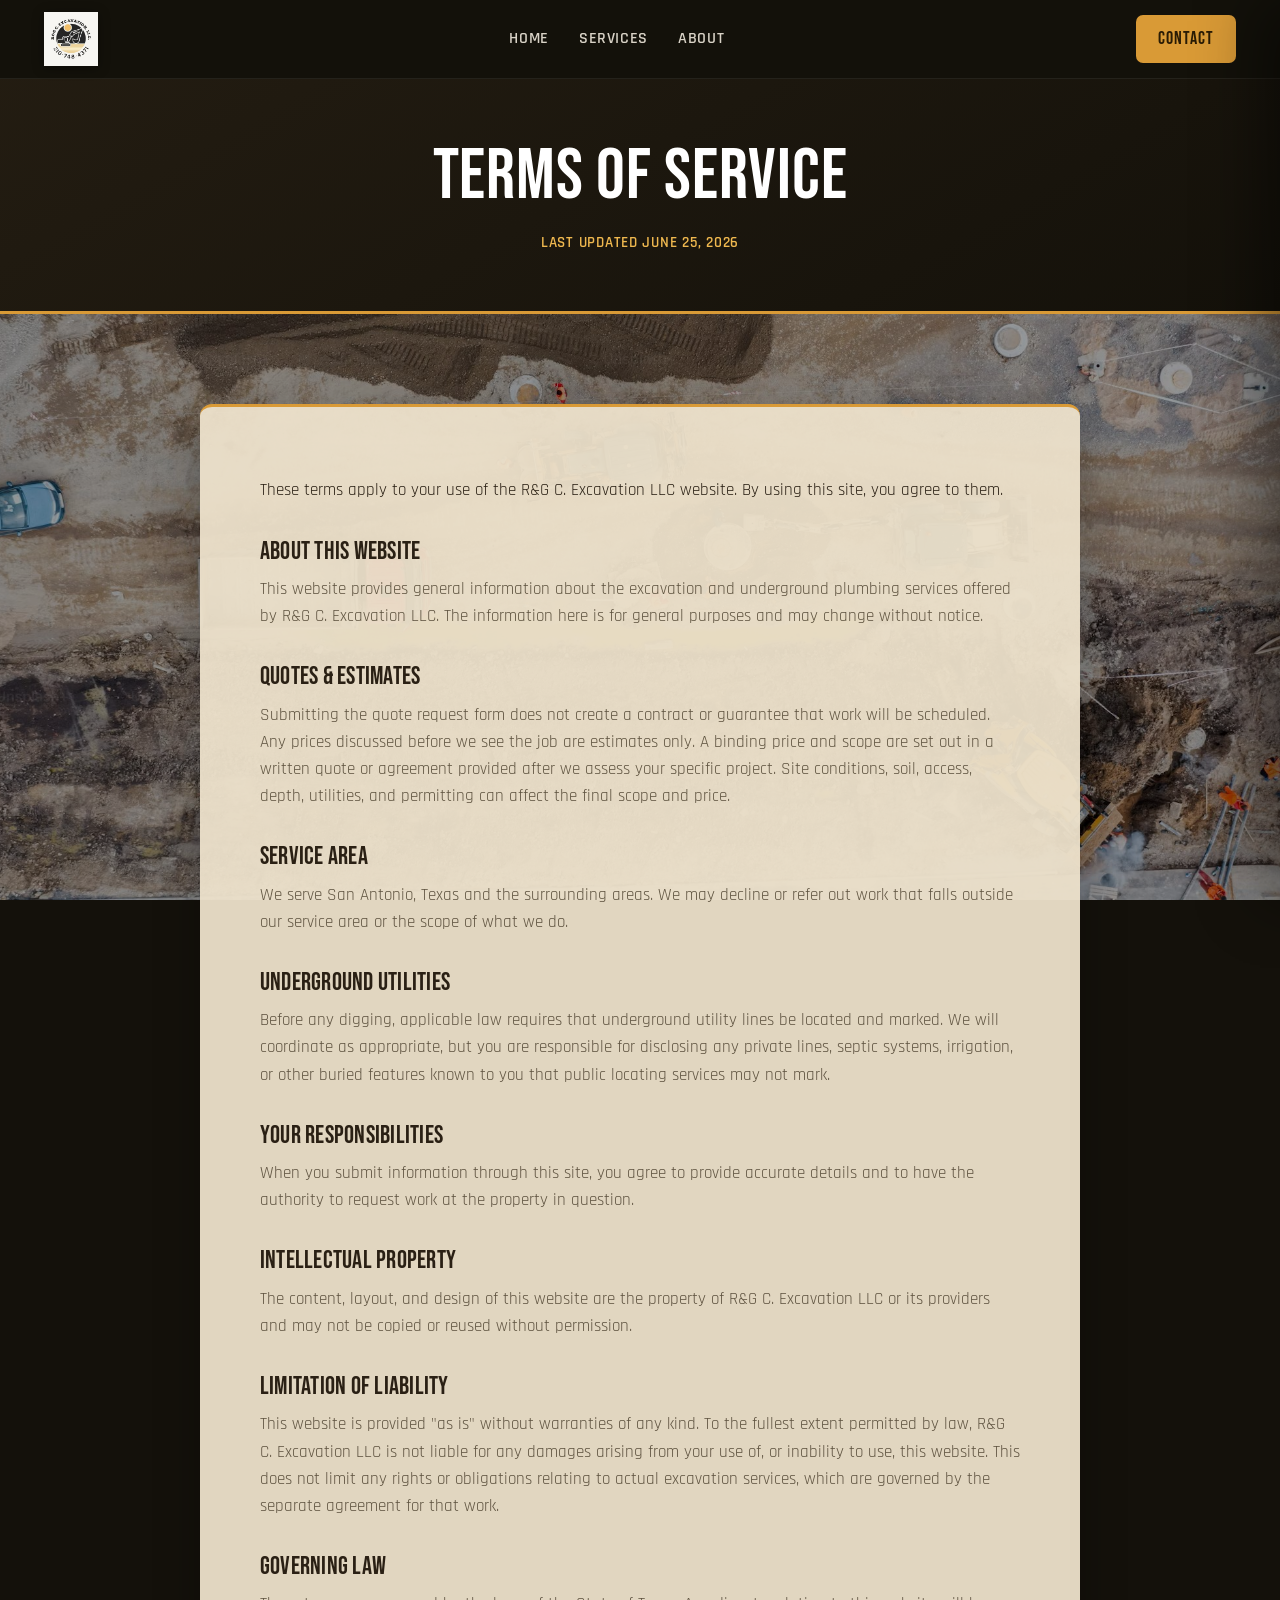
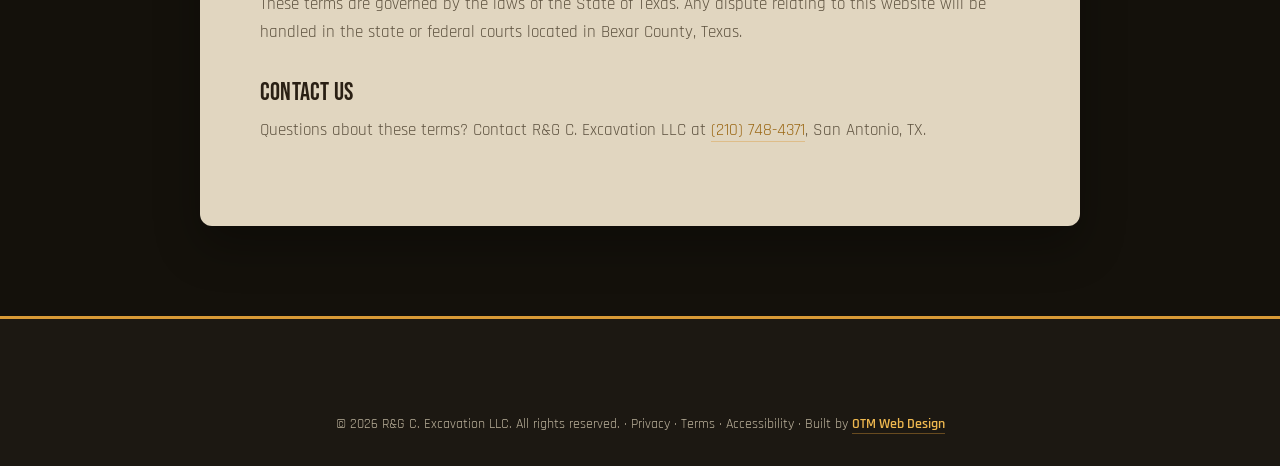
<file: terms.html>
<!DOCTYPE html>
<html lang="en">
<head>
  <meta charset="UTF-8">
  <meta name="viewport" content="width=device-width, initial-scale=1.0">

  <title>Terms of Service | R&amp;G C. Excavation LLC</title>
  <meta name="description" content="Terms of service for the R&G C. Excavation LLC website and the information presented on it.">
  <link rel="canonical" href="https://one-true-mission.github.io/rgc-excavation/terms.html">

  <link rel="preconnect" href="https://fonts.googleapis.com">
  <link rel="preconnect" href="https://fonts.gstatic.com" crossorigin>
  <link href="https://fonts.googleapis.com/css2?family=Bebas+Neue&family=Rajdhani:wght@400;500;600;700&display=swap" rel="stylesheet">

  <link rel="stylesheet" href="styles.css">
</head>
<body data-page="terms">

  <nav class="nav">
    <div class="nav-inner">
      <a class="brand" href="index.html" aria-label="R&G C. Excavation LLC home">
        <img src="assets/logo.png" alt="R&G C. Excavation LLC logo" onerror="this.style.display='none'">
      </a>
      <ul class="nav-links">
        <li><a href="index.html" data-nav="home">Home</a></li>
        <li><a href="services.html" data-nav="services">Services</a></li>
        <li><a href="about.html" data-nav="about">About</a></li>
      </ul>
      <a href="book.html" class="nav-cta">Contact</a>
      <button class="hamburger" aria-label="Open menu" aria-expanded="false"><span></span><span></span><span></span></button>
    </div>
  </nav>

  <div class="nav-backdrop"></div>
  <aside class="mobile-menu" aria-label="Mobile navigation">
    <a href="index.html" data-nav="home">Home</a>
    <a href="services.html" data-nav="services">Services</a>
    <a href="about.html" data-nav="about">About</a>
    <a href="book.html" data-nav="book">Get a Quote</a>
    <a href="book.html" class="btn">Contact Us</a>
  </aside>

  <header class="page-hero page-hero--short">
    <div class="inner">
      <h1>Terms of Service</h1>
      <p>Last updated June 25, 2026</p>
    </div>
  </header>

  <section>
    <div class="container container--prose">
      <div class="prose">
        <p>These terms apply to your use of the R&amp;G C. Excavation LLC website. By using this site, you agree to them.</p>

        <h2>About This Website</h2>
        <p>This website provides general information about the excavation and underground plumbing services offered by R&amp;G C. Excavation LLC. The information here is for general purposes and may change without notice.</p>

        <h2>Quotes &amp; Estimates</h2>
        <p>Submitting the quote request form does not create a contract or guarantee that work will be scheduled. Any prices discussed before we see the job are estimates only. A binding price and scope are set out in a written quote or agreement provided after we assess your specific project. Site conditions, soil, access, depth, utilities, and permitting can affect the final scope and price.</p>

        <h2>Service Area</h2>
        <p>We serve San Antonio, Texas and the surrounding areas. We may decline or refer out work that falls outside our service area or the scope of what we do.</p>

        <h2>Underground Utilities</h2>
        <p>Before any digging, applicable law requires that underground utility lines be located and marked. We will coordinate as appropriate, but you are responsible for disclosing any private lines, septic systems, irrigation, or other buried features known to you that public locating services may not mark.</p>

        <h2>Your Responsibilities</h2>
        <p>When you submit information through this site, you agree to provide accurate details and to have the authority to request work at the property in question.</p>

        <h2>Intellectual Property</h2>
        <p>The content, layout, and design of this website are the property of R&amp;G C. Excavation LLC or its providers and may not be copied or reused without permission.</p>

        <h2>Limitation of Liability</h2>
        <p>This website is provided "as is" without warranties of any kind. To the fullest extent permitted by law, R&amp;G C. Excavation LLC is not liable for any damages arising from your use of, or inability to use, this website. This does not limit any rights or obligations relating to actual excavation services, which are governed by the separate agreement for that work.</p>

        <h2>Governing Law</h2>
        <p>These terms are governed by the laws of the State of Texas. Any dispute relating to this website will be handled in the state or federal courts located in Bexar County, Texas.</p>

        <h2>Contact Us</h2>
        <p>Questions about these terms? Contact R&amp;G C. Excavation LLC at <a href="tel:+12107484371">(210) 748-4371</a>, San Antonio, TX.</p>
      </div>
    </div>
  </section>

  <footer class="footer">
    <div class="footer-bottom footer-bottom--solo">
      <div>&copy; 2026 R&amp;G C. Excavation LLC. All rights reserved. &middot;
        <a href="privacy.html">Privacy</a> &middot;
        <a href="terms.html">Terms</a> &middot;
        <a href="accessibility.html">Accessibility</a> &middot;
        Built by <a href="https://otm-designs.com" target="_blank" rel="noopener">OTM Web Design</a>
      </div>
    </div>
  </footer>

  <a href="tel:+12107484371" class="call-bar">Call Now &middot; (210) 748-4371</a>

  <script src="script.js"></script>
</body>
</html>
</file>
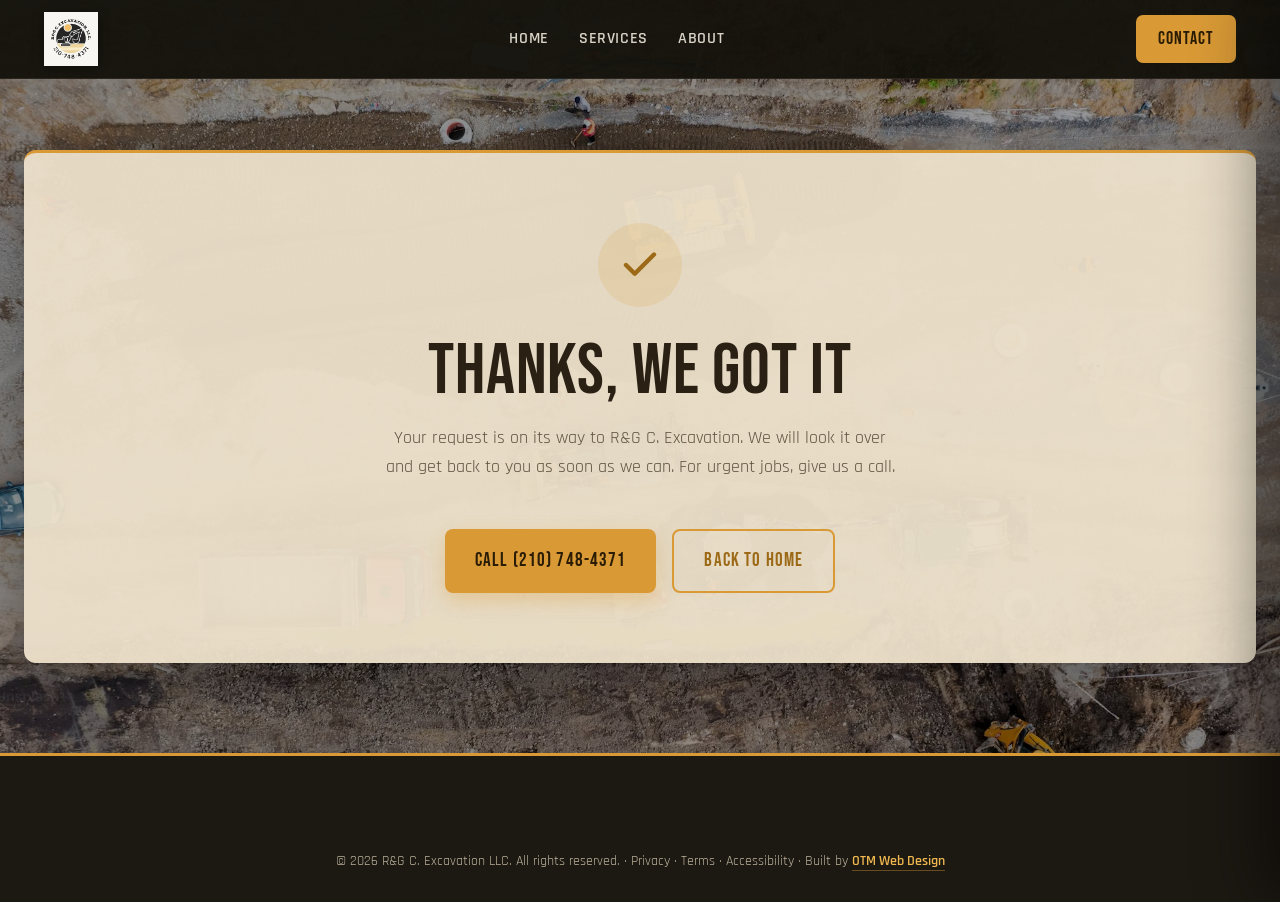
<file: thank-you.html>
<!DOCTYPE html>
<html lang="en">
<head>
  <meta charset="UTF-8">
  <meta name="viewport" content="width=device-width, initial-scale=1.0">

  <title>Thank You | R&amp;G C. Excavation LLC</title>
  <meta name="description" content="Thanks for reaching out to R&G C. Excavation LLC. We received your request and will get back to you soon.">
  <link rel="canonical" href="https://one-true-mission.github.io/rgc-excavation/thank-you.html">
  <meta name="robots" content="noindex">

  <link rel="preconnect" href="https://fonts.googleapis.com">
  <link rel="preconnect" href="https://fonts.gstatic.com" crossorigin>
  <link href="https://fonts.googleapis.com/css2?family=Bebas+Neue&family=Rajdhani:wght@400;500;600;700&display=swap" rel="stylesheet">

  <link rel="stylesheet" href="styles.css">
</head>
<body data-page="thankyou">

  <nav class="nav">
    <div class="nav-inner">
      <a class="brand" href="index.html" aria-label="R&G C. Excavation LLC home">
        <img src="assets/logo.png" alt="R&G C. Excavation LLC logo" onerror="this.style.display='none'">
      </a>
      <ul class="nav-links">
        <li><a href="index.html" data-nav="home">Home</a></li>
        <li><a href="services.html" data-nav="services">Services</a></li>
        <li><a href="about.html" data-nav="about">About</a></li>
      </ul>
      <a href="book.html" class="nav-cta">Contact</a>
      <button class="hamburger" aria-label="Open menu" aria-expanded="false"><span></span><span></span><span></span></button>
    </div>
  </nav>

  <div class="nav-backdrop"></div>
  <aside class="mobile-menu" aria-label="Mobile navigation">
    <a href="index.html" data-nav="home">Home</a>
    <a href="services.html" data-nav="services">Services</a>
    <a href="about.html" data-nav="about">About</a>
    <a href="book.html" data-nav="book">Get a Quote</a>
    <a href="book.html" class="btn">Contact Us</a>
  </aside>

  <section class="thankyou">
    <div class="container">
      <div class="thankyou-card">
        <div class="thankyou-icon" aria-hidden="true">
          <svg viewBox="0 0 24 24" fill="none" stroke="currentColor" stroke-width="2.5" stroke-linecap="round" stroke-linejoin="round"><path d="M20 6L9 17l-5-5"/></svg>
        </div>
        <h1>Thanks, We Got It</h1>
        <p>Your request is on its way to R&amp;G C. Excavation. We will look it over and get back to you as soon as we can. For urgent jobs, give us a call.</p>
        <div class="cta-actions">
          <a href="tel:+12107484371" class="btn btn-primary">Call (210) 748-4371</a>
          <a href="index.html" class="btn btn-outline">Back to Home</a>
        </div>
      </div>
    </div>
  </section>

  <footer class="footer">
    <div class="footer-bottom footer-bottom--solo">
      <div>&copy; 2026 R&amp;G C. Excavation LLC. All rights reserved. &middot;
        <a href="privacy.html">Privacy</a> &middot;
        <a href="terms.html">Terms</a> &middot;
        <a href="accessibility.html">Accessibility</a> &middot;
        Built by <a href="https://otm-designs.com" target="_blank" rel="noopener">OTM Web Design</a>
      </div>
    </div>
  </footer>

  <script src="script.js"></script>
</body>
</html>
</file>
<file: styles.css>
/* ============================================================
   R&G C. EXCAVATION LLC
   Built by OTM Web Design
   Background build: warm sandstone frames over a locked dark
   worksite background, amber brand accent. Excavation / dirt work.
   ============================================================ */

/* ---------- RESET ---------- */
*, *::before, *::after { box-sizing: border-box; margin: 0; padding: 0; }
html { scroll-behavior: smooth; -webkit-text-size-adjust: 100%; }
img { max-width: 100%; display: block; }
a { text-decoration: none; color: inherit; }
ul { list-style: none; }
button { font-family: inherit; cursor: pointer; border: none; background: none; }
input, textarea, select { font-family: inherit; }

/* ---------- TOKENS ---------- */
:root {
  --accent: #d99a36;
  --accent-bright: #efb84f;
  --accent-deep: #9c6a17;
  --accent-rgb: 217, 154, 54;

  --ink: #2a2014;
  --ink-soft: #5f5440;

  --frame: rgba(238, 227, 205, 0.94);
  --frame-card: rgba(249, 243, 230, 0.97);
  --frame-deep: rgba(31, 27, 20, 0.96);
  --frame-deep-text: #efe7d6;
  --frame-deep-soft: #c8bca4;

  --footer-bg: #1c1812;
  --line: rgba(122, 98, 58, 0.26);

  --bg-fallback: #14110b;
  --media-fallback: linear-gradient(150deg, #2a2418 0%, #15110a 100%);

  --shadow-soft: 0 6px 18px rgba(0, 0, 0, 0.16);
  --shadow-lift: 0 20px 46px rgba(0, 0, 0, 0.30);

  --container: 1240px;
  --radius: 12px;
  --radius-card: 10px;

  --font-display: 'Bebas Neue', 'Arial Narrow', sans-serif;
  --font-body: 'Rajdhani', 'Segoe UI', system-ui, sans-serif;
}

/* ---------- BASE ---------- */
body {
  font-family: var(--font-body);
  font-size: 17px;
  line-height: 1.6;
  color: var(--ink);
  background: var(--bg-fallback);
  overflow-x: hidden;
}
body.nav-open { overflow: hidden; }

body::before {
  content: "";
  position: fixed;
  inset: 0;
  background-image: url('assets/body-bg.jpg');
  background-size: cover;
  background-position: center;
  background-color: var(--bg-fallback);
  filter: brightness(0.6);
  z-index: -1;
}

h1, h2, h3, h4 {
  font-family: var(--font-display);
  font-weight: 400;
  line-height: 1.02;
  letter-spacing: 0.01em;
  text-transform: uppercase;
  text-wrap: balance;
}
p { text-wrap: pretty; }

h1 { font-size: clamp(2.8rem, 6vw, 4.5rem); }
h2 { font-size: clamp(2.2rem, 4.5vw, 3.5rem); }
h3 { font-size: clamp(1.5rem, 2.4vw, 2rem); }

.lede { font-size: 1.15rem; color: var(--ink-soft); text-wrap: pretty; }

/* ---------- SHARED LAYOUT ---------- */
.inner { width: 100%; max-width: var(--container); margin: 0 auto; padding: 0 24px; }
section { padding: 90px 0; position: relative; }

.container {
  position: relative;
  width: calc(100% - 48px);
  max-width: var(--container);
  margin: 0 auto;
  background: var(--frame);
  border-radius: var(--radius);
  border-top: 3px solid var(--accent);
  box-shadow: var(--shadow-lift);
  padding: 70px 60px;
}
.container.has-tab::after {
  content: "";
  position: absolute;
  top: -3px;
  left: 50%;
  transform: translateX(-50%);
  width: 90px;
  height: 3px;
  background: var(--accent-bright);
  border-radius: 0 0 3px 3px;
  box-shadow: 0 0 14px rgba(var(--accent-rgb), 0.7);
}
.container--deep { background: var(--frame-deep); color: var(--frame-deep-text); }
.container--deep h2, .container--deep h3 { color: #fff; }

/* ---------- EYEBROW ---------- */
.eyebrow { display: inline-flex; align-items: center; gap: 12px; font-size: 0.78rem; font-weight: 700; letter-spacing: 0.22em; text-transform: uppercase; color: var(--accent-deep); margin-bottom: 18px; }
.eyebrow::before { content: ""; width: 26px; height: 2px; background: var(--accent); }
.eyebrow--center { justify-content: center; }
.eyebrow--center::after { content: ""; width: 26px; height: 2px; background: var(--accent); }
.container--deep .eyebrow { color: var(--accent-bright); }

/* ---------- BUTTONS ---------- */
.btn { display: inline-flex; align-items: center; justify-content: center; gap: 10px; font-family: var(--font-display); font-size: 1.18rem; letter-spacing: 0.06em; text-transform: uppercase; padding: 15px 30px; border-radius: 8px; transition: transform 0.2s ease, background 0.2s ease, color 0.2s ease, box-shadow 0.2s ease; }
.btn-primary { background: var(--accent); color: #2a1c05; box-shadow: 0 8px 20px rgba(var(--accent-rgb), 0.34); }
.btn-primary:hover { background: var(--accent-bright); transform: translateY(-3px); }
.btn-outline { border: 2px solid var(--accent); color: var(--accent-deep); }
.container--deep .btn-outline { color: var(--accent-bright); border-color: var(--accent-bright); }
.btn-outline:hover { background: var(--accent); color: #2a1c05; transform: translateY(-3px); }
.btn-ghost { border: 2px solid rgba(255, 255, 255, 0.55); color: #fff; }
.btn-ghost:hover { background: #fff; color: var(--ink); transform: translateY(-3px); }

/* ============================================================
   NAV
   ============================================================ */
.nav { position: fixed; top: 0; left: 0; right: 0; z-index: 100; background: rgba(20, 17, 11, 0.95); border-bottom: 1px solid rgba(255, 255, 255, 0.07); }
.nav-inner { display: flex; align-items: center; justify-content: space-between; max-width: var(--container); margin: 0 auto; padding: 12px 24px; }
.brand { display: flex; align-items: center; }
.brand img { height: 54px; width: auto; filter: drop-shadow(0 2px 6px rgba(0, 0, 0, 0.4)); transition: transform 0.25s ease; }
.brand:hover img { transform: scale(1.04); }
.nav-links { display: flex; align-items: center; gap: 30px; }
.nav-links a { font-size: 1.02rem; font-weight: 600; letter-spacing: 0.04em; text-transform: uppercase; color: #d8d2c6; padding: 6px 0; position: relative; transition: color 0.2s ease; }
.nav-links a::after { content: ""; position: absolute; left: 0; bottom: 0; width: 0; height: 2px; background: var(--accent); transition: width 0.25s ease; }
.nav-links a:hover, .nav-links a.is-active { color: #fff; }
.nav-links a:hover::after, .nav-links a.is-active::after { width: 100%; }
.nav-cta { font-family: var(--font-display); font-size: 1.1rem; letter-spacing: 0.06em; background: var(--accent); color: #2a1c05 !important; padding: 10px 22px; border-radius: 7px; transition: background 0.2s ease, transform 0.2s ease; }
.nav-cta::after { display: none; }
.nav-cta:hover { background: var(--accent-bright); transform: translateY(-2px); }

/* ---------- HAMBURGER ---------- */
.hamburger { display: none; position: relative; width: 48px; height: 48px; margin-left: auto; z-index: 220; }
.hamburger span { position: absolute; left: 11px; width: 26px; height: 2.5px; background: var(--accent-bright); border-radius: 2px; transition: transform 0.3s cubic-bezier(0.5, 0, 0.2, 1), opacity 0.3s cubic-bezier(0.5, 0, 0.2, 1); }
.hamburger span:nth-child(1) { top: 16px; }
.hamburger span:nth-child(2) { top: 22.75px; }
.hamburger span:nth-child(3) { top: 29.5px; }
.hamburger.is-open span:nth-child(1) { transform: translateY(6.75px) rotate(45deg); }
.hamburger.is-open span:nth-child(2) { opacity: 0; }
.hamburger.is-open span:nth-child(3) { transform: translateY(-6.75px) rotate(-45deg); }

/* ---------- MOBILE MENU ---------- */
.nav-backdrop { position: fixed; inset: 0; background: rgba(0, 0, 0, 0.55); backdrop-filter: blur(2px); opacity: 0; pointer-events: none; transition: opacity 0.35s ease; z-index: 200; }
.nav-backdrop.is-open { opacity: 1; pointer-events: auto; }
.mobile-menu { position: fixed; top: 0; right: 0; bottom: 0; width: min(78vw, 360px); background: linear-gradient(165deg, #15110a 0%, #221d12 60%, #2c2417 100%); border-left: 3px solid var(--accent); box-shadow: -20px 0 60px rgba(0, 0, 0, 0.45); padding: 96px 32px 50px; transform: translateX(100%); transition: transform 0.4s cubic-bezier(0.5, 0, 0.2, 1); z-index: 210; display: flex; flex-direction: column; }
.mobile-menu.is-open { transform: translateX(0); }
.mobile-menu a { font-family: var(--font-display); font-size: 1.55rem; letter-spacing: 0.1em; text-transform: uppercase; color: #efe7d6; padding: 18px 0; border-bottom: 1px solid rgba(var(--accent-rgb), 0.22); transition: color 0.3s cubic-bezier(0.5, 0, 0.2, 1), padding-left 0.3s cubic-bezier(0.5, 0, 0.2, 1); }
.mobile-menu a:hover, .mobile-menu a.is-active { color: var(--accent-bright); padding-left: 10px; }
.mobile-menu .btn { margin-top: 26px; width: 100%; background: var(--accent); color: #2a1c05; border: none; }
.mobile-menu .btn:hover { background: var(--accent-bright); }

/* ============================================================
   HERO
   ============================================================ */
.hero { position: relative; min-height: 88vh; display: flex; align-items: center; padding: 130px 0 90px; background-color: #100d08; background-size: cover; background-position: center; overflow: hidden; }
.hero::before { content: ""; position: absolute; inset: 0; background: linear-gradient(100deg, rgba(10, 8, 5, 0.93) 0%, rgba(10, 8, 5, 0.76) 42%, rgba(10, 8, 5, 0.4) 100%); }
.hero-content { position: relative; max-width: 720px; }
.hero h1 { color: #fff; margin-bottom: 22px; }
.hero h1 span { color: var(--accent-bright); }
.hero p { color: #e7ddc8; font-size: 1.22rem; max-width: 580px; margin-bottom: 34px; }
.hero-actions { display: flex; flex-wrap: wrap; gap: 16px; }
.hero-trust { display: flex; flex-wrap: wrap; gap: 14px 28px; margin-top: 38px; }
.hero-trust span { display: inline-flex; align-items: center; gap: 9px; font-size: 0.92rem; font-weight: 600; letter-spacing: 0.04em; text-transform: uppercase; color: #d6cdb8; }
.hero-trust span::before { content: ""; width: 8px; height: 8px; border-radius: 50%; background: var(--accent); }

.hero--page { min-height: 52vh; border-bottom: 3px solid var(--accent); }
.hero--page .hero-content { max-width: 820px; }

/* ============================================================
   MARQUEE
   ============================================================ */
.marquee { background: var(--frame-deep); border-top: 2px solid var(--accent); border-bottom: 2px solid var(--accent); overflow: hidden; padding: 0; }
.marquee-track { display: flex; width: max-content; animation: marquee 38s linear infinite; }
.marquee:hover .marquee-track { animation-play-state: paused; }
.marquee-item { display: inline-flex; align-items: center; padding: 18px 0; font-family: var(--font-display); font-size: 1.3rem; letter-spacing: 0.08em; color: var(--frame-deep-text); white-space: nowrap; }
.marquee-item::after { content: ""; display: inline-block; width: 7px; height: 7px; border-radius: 50%; background: var(--accent); margin: 0 28px; }
@keyframes marquee { from { transform: translateX(0); } to { transform: translateX(-50%); } }
@media (prefers-reduced-motion: reduce) { .marquee-track { animation: none; flex-wrap: wrap; justify-content: center; } }

/* ============================================================
   SECTION HEADS + INTRO
   ============================================================ */
.section-head { max-width: 760px; margin-bottom: 48px; }
.section-head.center { margin-left: auto; margin-right: auto; text-align: center; }
.section-head p { margin-top: 14px; }

.intro-grid { display: grid; grid-template-columns: 1fr 1fr; gap: 54px; align-items: center; }
.intro-media { position: relative; min-height: 380px; border-radius: var(--radius-card); background: var(--media-fallback); box-shadow: var(--shadow-soft); overflow: hidden; }
.intro-media img { width: 100%; height: 100%; min-height: 380px; object-fit: cover; }
.intro-badge { position: absolute; bottom: 22px; left: 22px; background: var(--frame-deep); color: #fff; padding: 16px 22px; border-radius: 10px; border-left: 3px solid var(--accent); box-shadow: var(--shadow-lift); z-index: 2; }
.intro-badge strong { display: block; font-family: var(--font-display); font-size: 2rem; color: var(--accent-bright); line-height: 1; }
.intro-badge span { font-size: 0.82rem; letter-spacing: 0.12em; text-transform: uppercase; }
.intro-copy h2 { margin-bottom: 18px; }
.intro-copy p + p { margin-top: 16px; }
.intro-list { margin-top: 24px; display: grid; gap: 12px; }
.intro-list li { display: flex; gap: 12px; font-weight: 600; }
.intro-list li::before { content: "\2713"; color: var(--accent-deep); font-weight: 700; }
.intro-actions { margin-top: 28px; display: flex; gap: 14px; flex-wrap: wrap; }

/* ---------- CARD GRID ---------- */
.card-grid { display: grid; grid-template-columns: repeat(3, 1fr); gap: 26px; }
.card { background: var(--frame-card); border: 1px solid var(--line); border-radius: var(--radius-card); padding: 34px; box-shadow: var(--shadow-soft); transition: transform 0.25s ease, box-shadow 0.25s ease, border-color 0.25s ease; }
.card:hover { transform: translateY(-4px); box-shadow: var(--shadow-lift); border-color: var(--accent); }
.card-icon { width: 52px; height: 52px; display: flex; align-items: center; justify-content: center; border-radius: 10px; background: rgba(var(--accent-rgb), 0.14); color: var(--accent-deep); margin-bottom: 20px; }
.card-icon svg { width: 28px; height: 28px; }
.card h3 { margin-bottom: 12px; }
.card p { color: var(--ink-soft); }
.services-more { text-align: center; margin-top: 40px; }

/* ---------- STATS ---------- */
.stats-grid { display: grid; grid-template-columns: repeat(4, 1fr); gap: 30px; text-align: center; }
.stat strong { display: block; font-family: var(--font-display); font-size: clamp(2.6rem, 4vw, 3.6rem); color: var(--accent-bright); line-height: 1; }
.stat span { display: block; margin-top: 10px; font-size: 0.92rem; letter-spacing: 0.06em; text-transform: uppercase; color: var(--frame-deep-soft); }

/* ---------- PROCESS ---------- */
.process-grid { display: grid; grid-template-columns: repeat(4, 1fr); gap: 26px; }
.step { position: relative; background: var(--frame-card); border: 1px solid var(--line); border-radius: var(--radius-card); padding: 32px 30px; box-shadow: var(--shadow-soft); transition: transform 0.25s ease, box-shadow 0.25s ease, border-color 0.25s ease; }
.step:hover { transform: translateY(-4px); box-shadow: var(--shadow-lift); border-color: var(--accent); }
.step-num { font-family: var(--font-display); font-size: 2.6rem; color: var(--accent); line-height: 1; display: block; margin-bottom: 12px; }
.step h3 { font-size: 1.35rem; margin-bottom: 10px; }
.step p { color: var(--ink-soft); font-size: 0.98rem; }

/* ============================================================
   LANDING GALLERY CAROUSEL (peek / featured)
   ============================================================ */
.car-viewport { position: relative; overflow: hidden; padding: 32px 0; }
.car-track { --slide-w: 60%; --prev-x: -150%; --next-x: 50%; --track-h: 40%; position: relative; width: 100%; padding-bottom: var(--track-h); }
.car-slide { position: absolute; top: 0; left: 50%; width: var(--slide-w); aspect-ratio: 3 / 2; background-color: var(--frame-deep); background-size: cover; background-position: center; background-repeat: no-repeat; border-radius: var(--radius-card); transform: translateX(150%) scale(0.82); opacity: 0; pointer-events: none; z-index: 1; transition: transform 0.65s cubic-bezier(0.5, 0.05, 0.2, 1), opacity 0.5s ease, box-shadow 0.65s ease; }
.car-slide.is-far-left { transform: translateX(-250%) scale(0.82); opacity: 0; pointer-events: none; z-index: 1; }
.car-slide.is-prev { transform: translateX(var(--prev-x)) scale(0.82); opacity: 0.7; pointer-events: auto; z-index: 2; cursor: pointer; }
.car-slide.is-active { transform: translateX(-50%) scale(1); opacity: 1; pointer-events: auto; z-index: 3; box-shadow: 0 0 0 4px var(--accent), 0 22px 50px rgba(0, 0, 0, 0.45); }
.car-slide.is-next { transform: translateX(var(--next-x)) scale(0.82); opacity: 0.7; pointer-events: auto; z-index: 2; cursor: pointer; }
.car-slide.is-far-right { transform: translateX(150%) scale(0.82); opacity: 0; pointer-events: none; z-index: 1; }
@media (max-width: 1100px) { .car-track { --slide-w: 72%; --prev-x: -135%; --next-x: 35%; --track-h: 48%; } }
@media (max-width: 900px) { .car-track { --slide-w: 82%; --prev-x: -125%; --next-x: 25%; --track-h: 54.7%; } }
@media (max-width: 560px) { .car-track { --slide-w: 92%; --track-h: 61.3%; } .car-slide.is-prev, .car-slide.is-next { opacity: 0; } }

.car-controls { display: flex; align-items: center; justify-content: center; gap: 18px; margin-top: 30px; }
.car-btn { width: 44px; height: 44px; border-radius: 50%; border: 2px solid var(--accent); color: var(--accent-deep); display: flex; align-items: center; justify-content: center; transition: background 0.2s ease, color 0.2s ease, transform 0.2s ease; }
.car-btn:hover { background: var(--accent); color: #2a1c05; transform: translateY(-2px); }
.car-btn svg { width: 20px; height: 20px; }
.car-dots { display: flex; gap: 10px; flex-wrap: wrap; justify-content: center; }
.car-dot { width: 10px; height: 10px; border-radius: 50%; background: rgba(var(--accent-rgb), 0.3); transition: background 0.2s ease, transform 0.2s ease; }
.car-dot.is-active { background: var(--accent); transform: scale(1.3); }

/* ============================================================
   CTA STRIP
   ============================================================ */
.cta { position: relative; overflow: hidden; text-align: center; color: #fff; background-color: #16120b; background-image: url('assets/cta-bg.jpg'); background-size: cover; background-position: center; }
.cta::before { content: ""; position: absolute; inset: 0; background: rgba(22, 18, 11, 0.78); }
.cta > * { position: relative; }
.cta h2 { color: #fff; font-size: clamp(1.9rem, 3.2vw, 2.7rem); margin-bottom: 16px; }
.cta p { color: #e7ddc8; max-width: 640px; margin: 0 auto 28px; }
.cta-actions { display: flex; flex-wrap: wrap; gap: 16px; justify-content: center; }
.cta-trust { display: flex; justify-content: center; gap: 20px; flex-wrap: wrap; margin-top: 36px; padding-top: 28px; border-top: 1px solid rgba(255, 255, 255, 0.18); }
.cta-trust div { min-width: 120px; }
.cta-trust strong { display: block; font-family: var(--font-display); font-size: 1.9rem; color: var(--accent-bright); line-height: 1; }
.cta-trust span { font-size: 0.78rem; letter-spacing: 0.08em; text-transform: uppercase; color: #d6cdb8; }

/* ============================================================
   FOOTER
   ============================================================ */
.footer { background: var(--footer-bg); border-top: 3px solid var(--accent); color: #bcb29c; padding: 70px 0 30px; }
.footer-grid { display: grid; grid-template-columns: 1.5fr 1fr 1fr 1fr; gap: 40px; max-width: var(--container); margin: 0 auto; padding: 0 24px; }
.footer-brand .brand-mark { font-family: var(--font-display); font-size: 1.7rem; letter-spacing: 0.06em; color: #fff; }
.footer-brand p { margin-top: 16px; font-size: 0.96rem; max-width: 280px; }
.footer h4 { font-family: var(--font-display); font-size: 1.2rem; letter-spacing: 0.08em; color: #fff; margin-bottom: 18px; }
.footer ul li { margin-bottom: 11px; }
.footer ul a, .footer-contact a, .footer-contact span { color: #bcb29c; font-size: 0.96rem; transition: color 0.2s ease; }
.footer ul a:hover, .footer-contact a:hover { color: var(--accent-bright); }
.footer-contact li { display: flex; gap: 10px; align-items: flex-start; }
.footer-bottom { max-width: var(--container); margin: 50px auto 0; padding: 24px 24px 0; border-top: 1px solid rgba(255, 255, 255, 0.1); display: flex; flex-wrap: wrap; justify-content: space-between; align-items: center; gap: 14px; font-size: 0.88rem; }
.footer-social { display: flex; gap: 14px; }
.footer-social a { width: 38px; height: 38px; display: flex; align-items: center; justify-content: center; border-radius: 8px; background: rgba(255, 255, 255, 0.06); color: #bcb29c; transition: background 0.2s ease, color 0.2s ease; }
.footer-social a:hover { background: var(--accent); color: #2a1c05; }
.footer-social svg { width: 18px; height: 18px; }

a[href*="otm-designs"] { color: var(--accent-bright); font-weight: 600; border-bottom: 1px solid rgba(var(--accent-rgb), 0.4); }
a[href*="otm-designs"]:hover { color: #fff; border-color: #fff; }

/* ============================================================
   FORMS
   ============================================================ */
.book-grid { display: grid; grid-template-columns: 1.4fr 1fr; gap: 40px; align-items: start; }
.form-shell { background: var(--frame-card); border-radius: var(--radius-card); border: 1px solid var(--line); padding: 40px; box-shadow: var(--shadow-soft); }
.field { margin-bottom: 20px; }
.field label { display: block; font-weight: 700; letter-spacing: 0.04em; text-transform: uppercase; font-size: 0.82rem; margin-bottom: 8px; color: var(--ink); }
.field input, .field textarea, .field select { width: 100%; padding: 13px 15px; border: 1px solid var(--line); border-radius: 8px; background: #fff; color: var(--ink); font-size: 1rem; transition: border-color 0.2s ease, box-shadow 0.2s ease; }
.field input:focus, .field textarea:focus, .field select:focus { outline: none; border-color: var(--accent); box-shadow: 0 0 0 3px rgba(var(--accent-rgb), 0.25); }
.field textarea { min-height: 130px; resize: vertical; }
.form-row { display: grid; grid-template-columns: 1fr 1fr; gap: 18px; }
.form-shell .btn { width: 100%; margin-top: 8px; }

.contact-panel { background: var(--frame-deep); color: var(--frame-deep-text); border-radius: var(--radius-card); border-top: 3px solid var(--accent); padding: 36px; box-shadow: var(--shadow-soft); }
.contact-panel h3 { color: #fff; margin-bottom: 20px; }
.contact-item { display: flex; gap: 14px; align-items: flex-start; margin-bottom: 22px; }
.contact-item svg { width: 22px; height: 22px; color: var(--accent-bright); flex-shrink: 0; margin-top: 3px; }
.contact-item strong { display: block; color: #fff; letter-spacing: 0.04em; text-transform: uppercase; font-size: 0.82rem; margin-bottom: 3px; }
.contact-item a, .contact-item span { color: var(--frame-deep-soft); }
.contact-item a:hover { color: var(--accent-bright); }

/* ---------- THANK YOU ---------- */
.thankyou { text-align: center; }
.thankyou .check { width: 84px; height: 84px; margin: 0 auto 28px; border-radius: 50%; background: rgba(var(--accent-rgb), 0.14); display: flex; align-items: center; justify-content: center; color: var(--accent-deep); }
.thankyou .check svg { width: 44px; height: 44px; }
.thankyou h1 { margin-bottom: 18px; }
.thankyou p { max-width: 520px; margin: 0 auto 14px; color: var(--ink-soft); font-size: 1.1rem; }
.thankyou .btn { margin-top: 24px; }

/* ---------- LEGAL ---------- */
.legal-body { max-width: 820px; }
.legal-body .legal-updated { color: var(--ink-soft); font-style: normal; margin-bottom: 30px; font-weight: 600; }
.legal-body h2 { font-size: 1.6rem; margin: 34px 0 12px; }
.legal-body p, .legal-body li { color: var(--ink-soft); margin-bottom: 12px; }
.legal-body ul { padding-left: 22px; list-style: disc; }
.legal-body a { color: var(--accent-deep); border-bottom: 1px solid rgba(var(--accent-rgb), 0.4); }

/* ---------- MOBILE CALL BAR ---------- */
.call-bar { display: none; position: fixed; bottom: 0; left: 0; right: 0; z-index: 90; background: var(--accent); color: #2a1c05; text-align: center; padding: 13px; font-family: var(--font-display); font-size: 1.25rem; letter-spacing: 0.06em; box-shadow: 0 -6px 18px rgba(0, 0, 0, 0.25); }
.call-bar:hover { background: var(--accent-bright); }

/* ============================================================
   RESPONSIVE
   ============================================================ */
@media (max-width: 1100px) {
  .container { padding: 50px 36px; }
  .card-grid { grid-template-columns: repeat(2, 1fr); }
  .process-grid { grid-template-columns: repeat(2, 1fr); }
  .stats-grid { grid-template-columns: repeat(2, 1fr); gap: 36px 30px; }
  .footer-grid { grid-template-columns: 1fr 1fr; gap: 36px; }
}
@media (max-width: 900px) {
  section { padding: 70px 0; }
  body { padding-bottom: 52px; }
  .nav-links { display: none; }
  .nav-cta { display: none; }
  .hamburger { display: block; }
  .call-bar { display: block; }
  .intro-grid { grid-template-columns: 1fr; gap: 36px; }
  .book-grid { grid-template-columns: 1fr; }
  .hero { min-height: 78vh; }
}
@media (max-width: 560px) {
  body { font-size: 16px; }
  .container { width: calc(100% - 32px); padding: 36px 22px; }
  .card-grid { grid-template-columns: 1fr; }
  .process-grid { grid-template-columns: 1fr; }
  .stats-grid { grid-template-columns: 1fr; gap: 28px; }
  .footer-grid { grid-template-columns: 1fr; }
  .form-row { grid-template-columns: 1fr; }
  .hero-actions { flex-direction: column; }
  .hero-actions .btn { width: 100%; }
  .cta-actions { flex-direction: column; }
  .cta-actions .btn { width: 100%; }
}

/* ============================================================
   INTERIOR PAGES (page hero, contact, prose, thank-you)
   Vocabulary used by services / about / book / legal markup.
   ============================================================ */

/* ---------- PAGE HERO ---------- */
.page-hero { position: relative; display: flex; align-items: center; text-align: center; min-height: 46vh; padding: 150px 0 80px; background-color: #100d08; background-size: cover; background-position: center; border-bottom: 3px solid var(--accent); overflow: hidden; }
.page-hero::before { content: ""; position: absolute; inset: 0; background: linear-gradient(180deg, rgba(10, 8, 5, 0.86) 0%, rgba(10, 8, 5, 0.7) 100%); }
.page-hero .inner { position: relative; max-width: 820px; }
.page-hero .eyebrow { color: var(--accent-bright); justify-content: center; }
.page-hero h1 { color: #fff; margin-bottom: 18px; }
.page-hero p { color: #e7ddc8; font-size: 1.15rem; max-width: 620px; margin: 0 auto; }
.page-hero--short { min-height: 30vh; padding: 140px 0 56px; background-image: linear-gradient(150deg, #241d12 0%, #14110a 100%); }
.page-hero--short::before { background: none; }
.page-hero--short p { color: var(--accent-bright); font-weight: 600; letter-spacing: 0.05em; text-transform: uppercase; font-size: 0.92rem; }

/* ---------- SERVICES NOTE ---------- */
.services-note { max-width: 640px; margin: 50px auto 0; padding: 38px; text-align: center; background: var(--frame-card); border: 1px solid var(--line); border-radius: var(--radius-card); box-shadow: var(--shadow-soft); }
.services-note h3 { margin-bottom: 12px; }
.services-note p { color: var(--ink-soft); margin-bottom: 24px; }

/* ---------- PROSE (legal) ---------- */
.container--prose { max-width: 880px; }
.prose > p:first-child { font-size: 1.08rem; color: var(--ink); margin-bottom: 8px; }
.prose h2 { font-size: 1.55rem; margin: 34px 0 12px; }
.prose p, .prose li { color: var(--ink-soft); margin-bottom: 12px; }
.prose ul { padding-left: 22px; list-style: disc; margin-bottom: 12px; }
.prose a { color: var(--accent-deep); border-bottom: 1px solid rgba(var(--accent-rgb), 0.4); }
.prose a:hover { color: var(--ink); }

/* ---------- CONTACT / QUOTE ---------- */
.contact-grid { display: grid; grid-template-columns: 1fr 1.25fr; gap: 44px; align-items: start; }
.contact-info h2 { margin-bottom: 16px; }
.contact-info > p { color: var(--ink-soft); margin-bottom: 26px; }
.contact-list { display: grid; gap: 16px; margin-bottom: 30px; }
.contact-list li { display: flex; flex-direction: column; gap: 4px; padding-bottom: 15px; border-bottom: 1px solid var(--line); }
.contact-label { font-size: 0.74rem; font-weight: 700; letter-spacing: 0.14em; text-transform: uppercase; color: var(--accent-deep); }
.contact-list a { color: var(--ink); font-weight: 600; transition: color 0.2s ease; }
.contact-list a:hover { color: var(--accent-deep); }
.contact-trust { display: flex; gap: 26px; flex-wrap: wrap; }
.contact-trust strong { display: block; font-family: var(--font-display); font-size: 1.8rem; color: var(--accent-deep); line-height: 1; }
.contact-trust span { font-size: 0.74rem; letter-spacing: 0.08em; text-transform: uppercase; color: var(--ink-soft); }

.form-card { background: var(--frame-card); border: 1px solid var(--line); border-radius: var(--radius-card); padding: 38px; box-shadow: var(--shadow-soft); }
.field-row { display: grid; grid-template-columns: 1fr 1fr; gap: 18px; }
.btn-block { width: 100%; }
.form-fineprint { margin-top: 14px; font-size: 0.85rem; color: var(--ink-soft); text-align: center; }

/* ---------- THANK YOU ---------- */
.thankyou { padding-top: 150px; }
.thankyou-card { max-width: 600px; margin: 0 auto; text-align: center; }
.thankyou-icon { width: 84px; height: 84px; margin: 0 auto 28px; border-radius: 50%; background: rgba(var(--accent-rgb), 0.16); display: flex; align-items: center; justify-content: center; color: var(--accent-deep); }
.thankyou-icon svg { width: 42px; height: 42px; }
.thankyou-card h1 { margin-bottom: 16px; }
.thankyou-card p { max-width: 520px; margin: 0 auto 24px; color: var(--ink-soft); font-size: 1.1rem; }
.thankyou-card .cta-actions { justify-content: center; }
.footer-bottom--solo { justify-content: center; text-align: center; border-top: none; margin-top: 0; }

@media (max-width: 900px) {
  .contact-grid { grid-template-columns: 1fr; gap: 32px; }
}
@media (max-width: 560px) {
  .field-row { grid-template-columns: 1fr; }
  .page-hero { padding: 130px 0 64px; }
}
</file>
